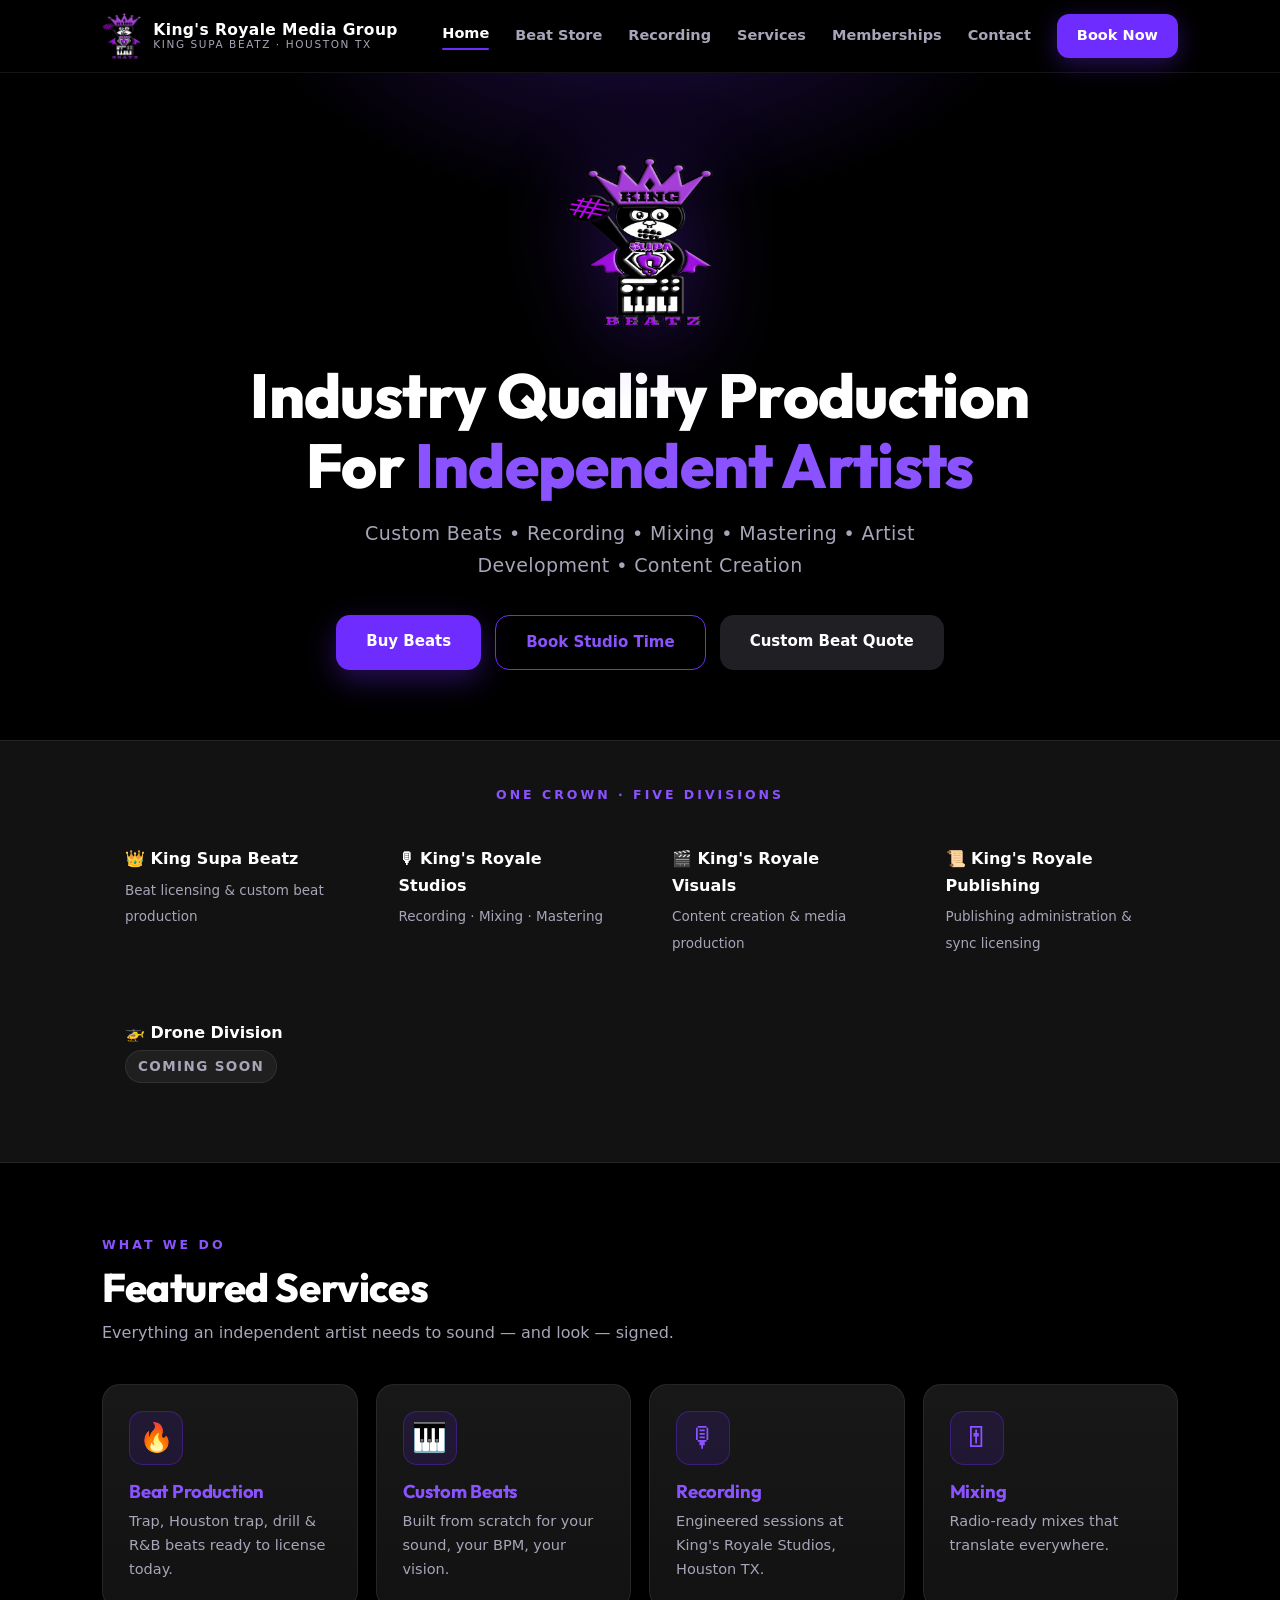
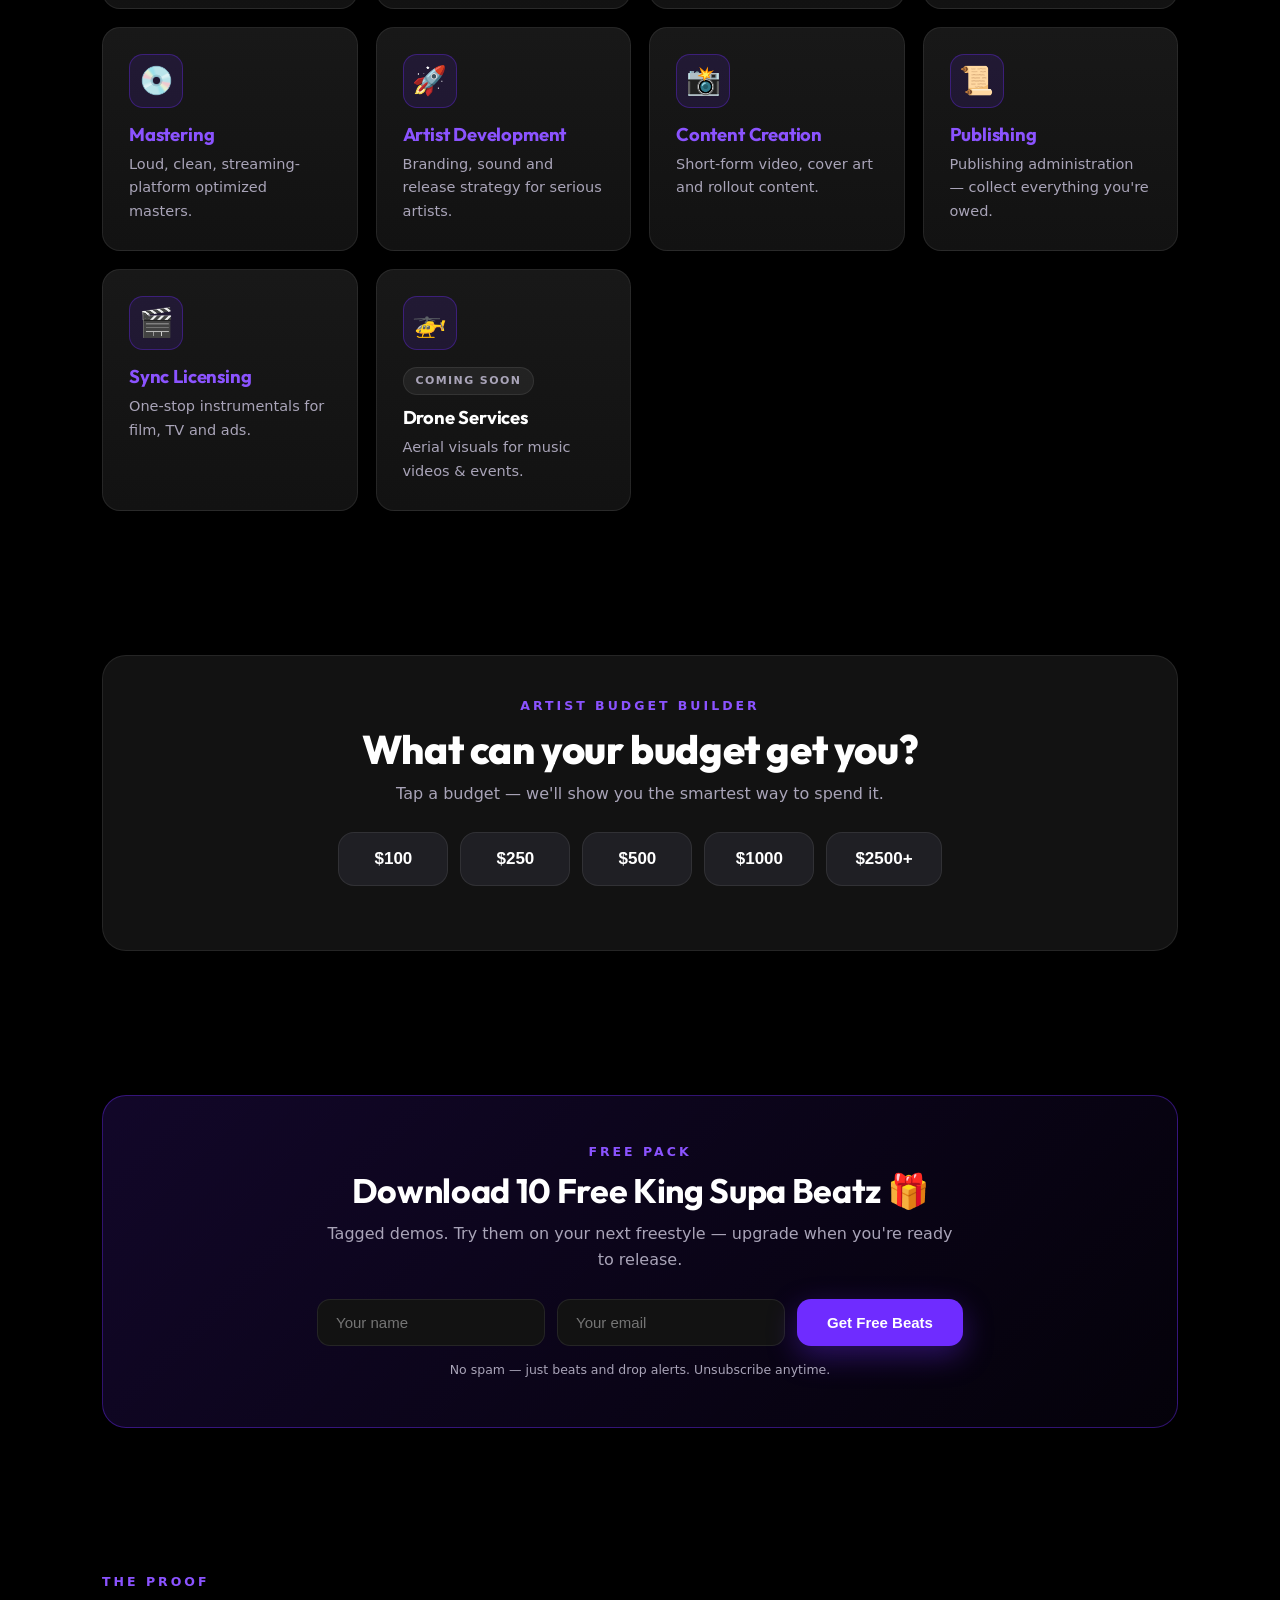
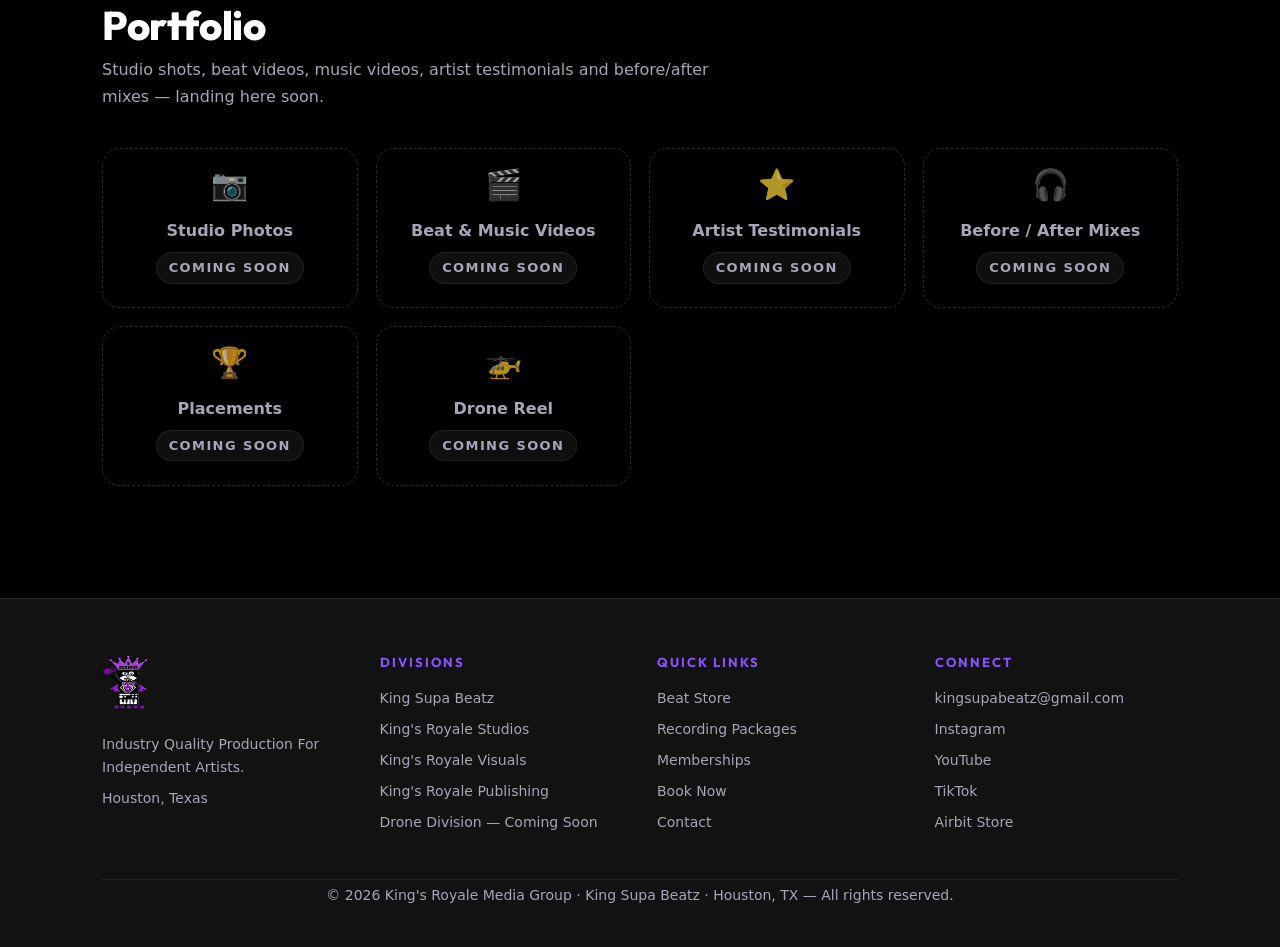
<file: index.html>
<!doctype html>
<html lang="en">
<head>
<meta charset="utf-8">
<meta name="viewport" content="width=device-width, initial-scale=1">
<title>King's Royale Media Group | Houston Music Producer & Recording Studio — King Supa Beatz</title>
<meta name="description" content="Industry quality production for independent artists. Houston music producer King Supa Beatz — custom beats, recording studio, mixing & mastering, artist development and content creation in Houston, Texas.">
<meta name="keywords" content="Houston music producer, Houston recording studio, Houston beat maker, custom beats Houston, mixing and mastering Houston, artist development Houston, independent artist services">
<meta property="og:title" content="King's Royale Media Group — Industry Quality Production For Independent Artists">
<meta property="og:description" content="Custom Beats • Recording • Mixing • Mastering • Artist Development • Content Creation — Houston, TX">
<meta property="og:image" content="assets/logo.png">
<meta property="og:type" content="website">
<link rel="icon" href="assets/favicon.ico">
<link rel="preconnect" href="https://fonts.googleapis.com">
<link href="https://fonts.googleapis.com/css2?family=Outfit:wght@600;700;800&display=swap" rel="stylesheet">
<link rel="stylesheet" href="style.css">
<script type="application/ld+json">
{"@context":"https://schema.org","@type":"ProfessionalService",
"name":"King's Royale Media Group","alternateName":"King Supa Beatz",
"description":"Houston music production company: custom beats, recording, mixing, mastering, artist development, content creation, publishing and sync licensing.",
"email":"kingsupabeatz@gmail.com",
"address":{"@type":"PostalAddress","addressLocality":"Houston","addressRegion":"TX","addressCountry":"US"},
"areaServed":"Houston, Texas",
"sameAs":["https://instagram.com/KingSupaBeatz","https://tiktok.com/@KingSupaBeatz","https://youtube.com/@KingSupaBeatz","https://facebook.com/KingSupaBeatz","https://threads.net/@KingSupaBeatz","https://x.com/KingSupaBeatz","https://airbit.com/kingsupabeatz"]}
</script>
</head>
<body>

<header class="site-header"><div class="wrap">
  <a class="brand" href="index.html"><img src="assets/logo-small.png" alt="King Supa Beatz logo">
    <span class="t"><b>King's Royale Media Group</b><span>King Supa Beatz · Houston TX</span></span></a>
  <button class="burger" aria-label="Menu">☰</button>
  <nav class="nav">
    <a href="index.html" class="active">Home</a>
    <a href="beatstore.html">Beat Store</a>
    <a href="recording.html">Recording</a>
    <a href="services.html">Services</a>
    <a href="memberships.html">Memberships</a>
    <a href="contact.html">Contact</a>
    <a class="cta" href="book.html">Book Now</a>
  </nav>
</div></header>

<!-- ============ HERO ============ -->
<section class="hero">
  <div class="wrap">
    <img class="logo" src="assets/logo.png" alt="King Supa Beatz — Houston music producer">
    <h1>Industry Quality Production For <em>Independent Artists</em></h1>
    <p class="sub">Custom Beats • Recording • Mixing • Mastering • Artist Development • Content Creation</p>
    <div class="ctas">
      <a class="btn" href="beatstore.html">Buy Beats</a>
      <a class="btn ghost" href="book.html">Book Studio Time</a>
      <a class="btn dark" href="mailto:kingsupabeatz@gmail.com?subject=Custom%20Beat%20Quote">Custom Beat Quote</a>
    </div>
  </div>
</section>

<!-- ============ DIVISIONS ============ -->
<section class="divisions" style="padding:44px 0">
  <div class="wrap">
    <p class="eyebrow center" style="text-align:center">One Crown · Five Divisions</p>
    <div class="grid g3" style="margin-top:18px">
      <div class="div-item reveal"><b>👑 King Supa Beatz</b><span>Beat licensing &amp; custom beat production</span></div>
      <div class="div-item reveal"><b>🎙 King's Royale Studios</b><span>Recording · Mixing · Mastering</span></div>
      <div class="div-item reveal"><b>🎬 King's Royale Visuals</b><span>Content creation &amp; media production</span></div>
      <div class="div-item reveal"><b>📜 King's Royale Publishing</b><span>Publishing administration &amp; sync licensing</span></div>
      <div class="div-item reveal"><b>🚁 Drone Division</b><span><span class="badge soon">Coming Soon</span></span></div>
    </div>
  </div>
</section>

<!-- ============ SERVICES ============ -->
<section>
  <div class="wrap">
    <p class="eyebrow">What We Do</p>
    <h2 class="sec-h">Featured Services</h2>
    <p class="sec-sub">Everything an independent artist needs to sound — and look — signed.</p>
    <div class="grid g4">
      <a class="card reveal" href="beatstore.html"><div class="ic">🔥</div><h3>Beat Production</h3><p>Trap, Houston trap, drill &amp; R&B beats ready to license today.</p></a>
      <a class="card reveal" href="mailto:kingsupabeatz@gmail.com?subject=Custom%20Beat"><div class="ic">🎹</div><h3>Custom Beats</h3><p>Built from scratch for your sound, your BPM, your vision.</p></a>
      <a class="card reveal" href="recording.html"><div class="ic">🎙</div><h3>Recording</h3><p>Engineered sessions at King's Royale Studios, Houston TX.</p></a>
      <a class="card reveal" href="recording.html"><div class="ic">🎚</div><h3>Mixing</h3><p>Radio-ready mixes that translate everywhere.</p></a>
      <a class="card reveal" href="recording.html"><div class="ic">💿</div><h3>Mastering</h3><p>Loud, clean, streaming-platform optimized masters.</p></a>
      <a class="card reveal" href="memberships.html"><div class="ic">🚀</div><h3>Artist Development</h3><p>Branding, sound and release strategy for serious artists.</p></a>
      <a class="card reveal" href="services.html"><div class="ic">📸</div><h3>Content Creation</h3><p>Short-form video, cover art and rollout content.</p></a>
      <a class="card reveal" href="services.html"><div class="ic">📜</div><h3>Publishing</h3><p>Publishing administration — collect everything you're owed.</p></a>
      <a class="card reveal" href="services.html"><div class="ic">🎬</div><h3>Sync Licensing</h3><p>One-stop instrumentals for film, TV and ads.</p></a>
      <div class="card reveal"><div class="ic">🚁</div><span class="badge soon">Coming Soon</span><h3>Drone Services</h3><p>Aerial visuals for music videos &amp; events.</p></div>
    </div>
  </div>
</section>

<!-- ============ BUDGET BUILDER ============ -->
<section>
  <div class="wrap">
    <div class="budget reveal center">
      <p class="eyebrow">Artist Budget Builder</p>
      <h2 class="sec-h">What can your budget get you?</h2>
      <p class="sec-sub" style="margin-bottom:0">Tap a budget — we'll show you the smartest way to spend it.</p>
      <div class="budget-btns">
        <button class="budget-btn" data-budget="100">$100</button>
        <button class="budget-btn" data-budget="250">$250</button>
        <button class="budget-btn" data-budget="500">$500</button>
        <button class="budget-btn" data-budget="1000">$1000</button>
        <button class="budget-btn" data-budget="2500">$2500+</button>
      </div>
      <div class="budget-out" id="budget-out"></div>
    </div>
  </div>
</section>

<!-- ============ LEAD MAGNET ============ -->
<section>
  <div class="wrap">
    <div class="lead-box reveal">
      <p class="eyebrow">Free Pack</p>
      <h2>Download 10 Free King Supa Beatz 🎁</h2>
      <p class="sec-sub" style="margin:10px auto 0">Tagged demos. Try them on your next freestyle — upgrade when you're ready to release.</p>
      <form class="lead-form" name="free-beats" method="POST" data-netlify="true" netlify-honeypot="bot-field">
        <input type="hidden" name="form-name" value="free-beats">
        <p hidden><label>Leave blank: <input name="bot-field"></label></p>
        <input type="text" name="name" placeholder="Your name" autocomplete="name">
        <input type="email" name="email" placeholder="Your email" autocomplete="email" required>
        <button class="btn" type="submit">Get Free Beats</button>
      </form>
      <p class="form-note">No spam — just beats and drop alerts. Unsubscribe anytime.</p>
    </div>
  </div>
</section>

<!-- ============ PORTFOLIO (COMING SOON) ============ -->
<section>
  <div class="wrap">
    <p class="eyebrow">The Proof</p>
    <h2 class="sec-h">Portfolio</h2>
    <p class="sec-sub">Studio shots, beat videos, music videos, artist testimonials and before/after mixes — landing here soon.</p>
    <div class="grid g3">
      <div class="ph reveal"><span class="ic">📷</span><b>Studio Photos</b><span class="badge soon">Coming Soon</span></div>
      <div class="ph reveal"><span class="ic">🎬</span><b>Beat &amp; Music Videos</b><span class="badge soon">Coming Soon</span></div>
      <div class="ph reveal"><span class="ic">⭐</span><b>Artist Testimonials</b><span class="badge soon">Coming Soon</span></div>
      <div class="ph reveal"><span class="ic">🎧</span><b>Before / After Mixes</b><span class="badge soon">Coming Soon</span></div>
      <div class="ph reveal"><span class="ic">🏆</span><b>Placements</b><span class="badge soon">Coming Soon</span></div>
      <div class="ph reveal"><span class="ic">🚁</span><b>Drone Reel</b><span class="badge soon">Coming Soon</span></div>
    </div>
  </div>
</section>

<!-- ============ FOOTER ============ -->
<footer class="site-footer"><div class="wrap">
  <div class="foot-grid">
    <div class="foot-brand">
      <img src="assets/logo-small.png" alt="King Supa Beatz">
      <p>Industry Quality Production For Independent Artists.</p>
      <p>Houston, Texas</p>
    </div>
    <div><h4>Divisions</h4>
      <a href="beatstore.html">King Supa Beatz</a>
      <a href="recording.html">King's Royale Studios</a>
      <a href="services.html">King's Royale Visuals</a>
      <a href="services.html">King's Royale Publishing</a>
      <p>Drone Division — Coming Soon</p>
    </div>
    <div><h4>Quick Links</h4>
      <a href="beatstore.html">Beat Store</a>
      <a href="recording.html">Recording Packages</a>
      <a href="memberships.html">Memberships</a>
      <a href="book.html">Book Now</a>
      <a href="contact.html">Contact</a>
    </div>
    <div><h4>Connect</h4>
      <a href="mailto:kingsupabeatz@gmail.com">kingsupabeatz@gmail.com</a>
      <a href="https://instagram.com/KingSupaBeatz" target="_blank" rel="noopener">Instagram</a>
      <a href="https://youtube.com/@KingSupaBeatz" target="_blank" rel="noopener">YouTube</a>
      <a href="https://tiktok.com/@KingSupaBeatz" target="_blank" rel="noopener">TikTok</a>
      <a href="https://airbit.com/kingsupabeatz" target="_blank" rel="noopener">Airbit Store</a>
    </div>
  </div>
  <p class="copy">© <span data-year></span> King's Royale Media Group · King Supa Beatz · Houston, TX — All rights reserved.</p>
</div></footer>

<script src="script.js"></script>
</body>
</html>
</file>
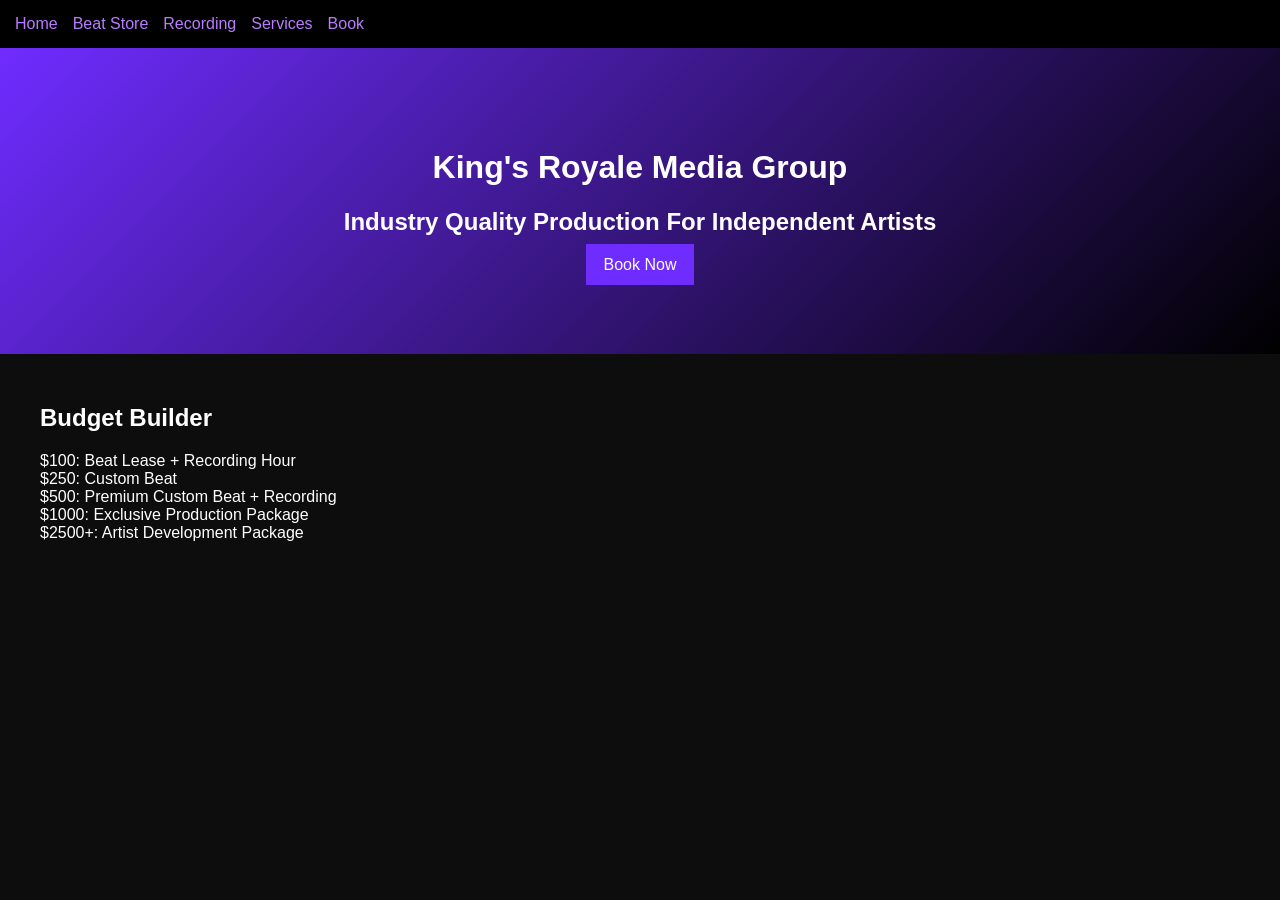
<file: Kings_Royale_Premium_Site/index.html>
<html><head><link rel='stylesheet' href='style.css'></head><body><nav><a href='index.html'>Home</a><a href='beatstore.html'>Beat Store</a><a href='recording.html'>Recording</a><a href='services.html'>Services</a><a href='book.html'>Book</a></nav><div class='hero'><h1>King's Royale Media Group</h1><h2>Industry Quality Production For Independent Artists</h2><a class='btn' href='https://calendly.com/kingsupabeatz'>Book Now</a></div><div class='container'><h2>Budget Builder</h2><p>$100: Beat Lease + Recording Hour<br>$250: Custom Beat<br>$500: Premium Custom Beat + Recording<br>$1000: Exclusive Production Package<br>$2500+: Artist Development Package</p></div></body></html>
</file>
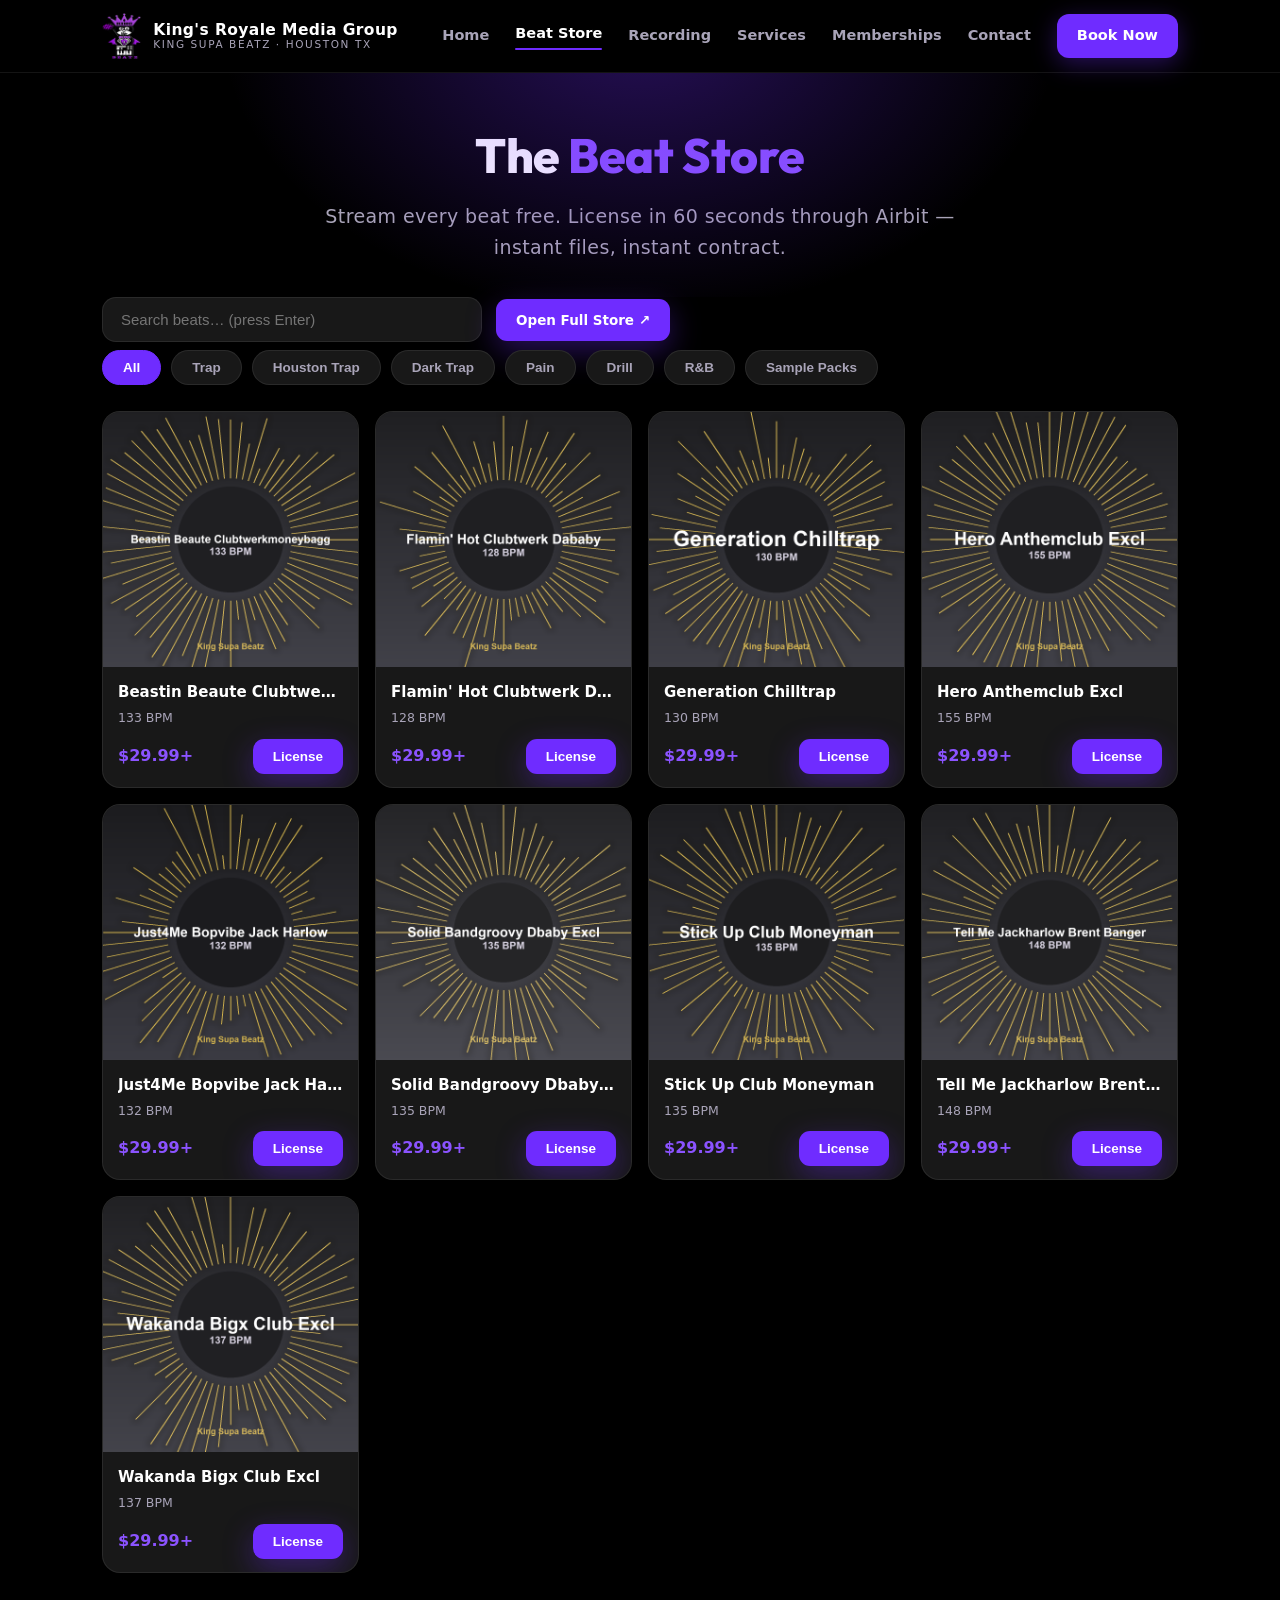
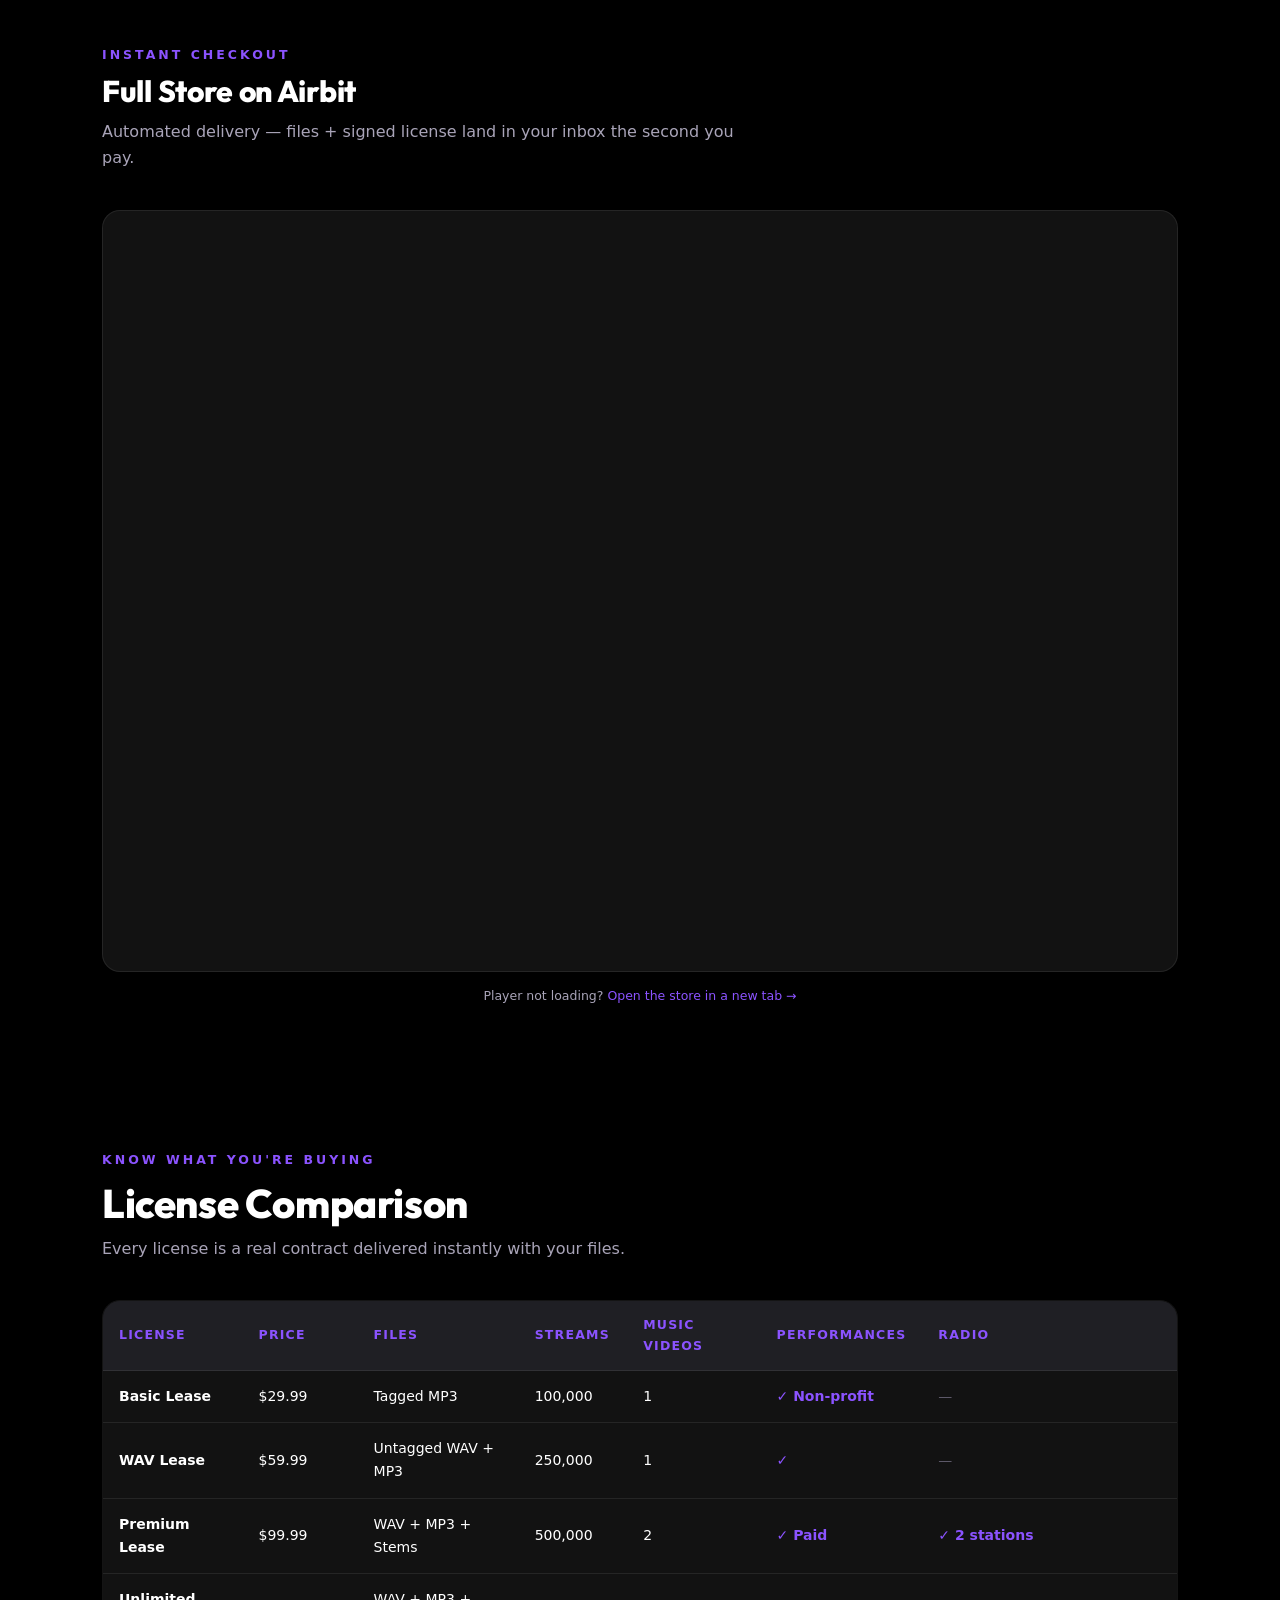
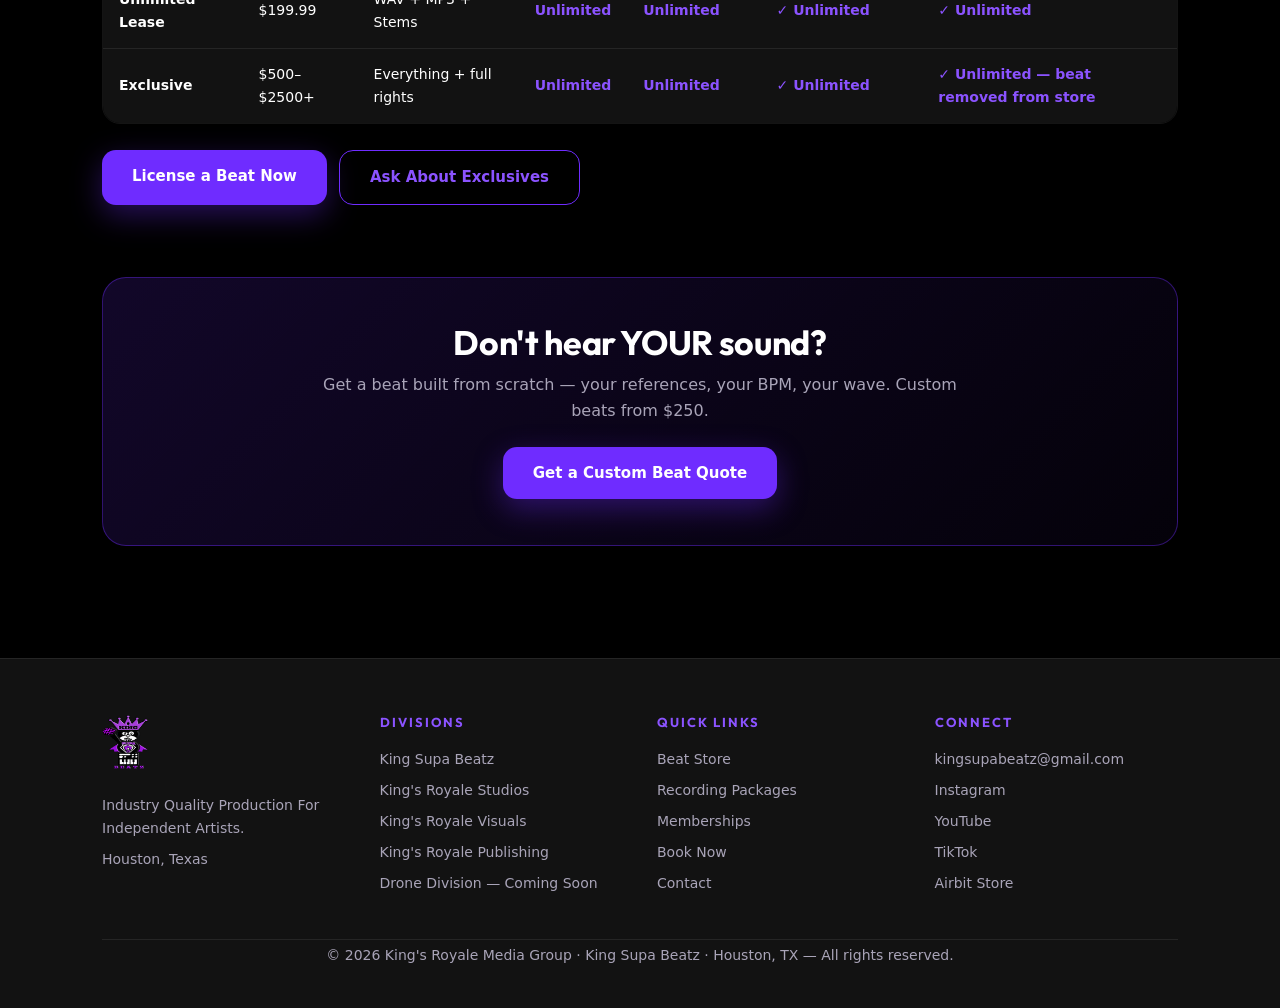
<file: beatstore.html>
<!doctype html>
<html lang="en">
<head>
<meta charset="utf-8">
<meta name="viewport" content="width=device-width, initial-scale=1">
<title>Beat Store | Buy Trap & R&B Beats — King Supa Beatz | Houston Beat Maker</title>
<meta name="description" content="Buy beats online from Houston beat maker King Supa Beatz. Trap, Houston trap, dark trap, pain, drill, R&B beats and sample packs. Leases from $29.99, exclusives available.">
<meta name="keywords" content="Houston beat maker, buy beats Houston, custom beats Houston, trap beats, drill beats, R&B beats">
<meta property="og:title" content="King Supa Beatz — Beat Store">
<meta property="og:image" content="assets/logo.png">
<link rel="icon" href="assets/favicon.ico">
<link rel="preconnect" href="https://fonts.googleapis.com">
<link href="https://fonts.googleapis.com/css2?family=Outfit:wght@600;700;800&display=swap" rel="stylesheet">
<link rel="stylesheet" href="style.css">
</head>
<body>

<header class="site-header"><div class="wrap">
  <a class="brand" href="index.html"><img src="assets/logo-small.png" alt="King Supa Beatz logo">
    <span class="t"><b>King's Royale Media Group</b><span>King Supa Beatz · Houston TX</span></span></a>
  <button class="burger" aria-label="Menu">☰</button>
  <nav class="nav">
    <a href="index.html">Home</a>
    <a href="beatstore.html" class="active">Beat Store</a>
    <a href="recording.html">Recording</a>
    <a href="services.html">Services</a>
    <a href="memberships.html">Memberships</a>
    <a href="contact.html">Contact</a>
    <a class="cta" href="book.html">Book Now</a>
  </nav>
</div></header>

<section class="hero" style="padding:56px 0 34px">
  <div class="wrap">
    <h1 style="font-size:clamp(30px,5vw,48px)">The <em>Beat Store</em></h1>
    <p class="sub">Stream every beat free. License in 60 seconds through Airbit — instant files, instant contract.</p>
  </div>
</section>

<section style="padding-top:0">
  <div class="wrap">
    <div style="display:flex;gap:14px;flex-wrap:wrap;align-items:center;margin-bottom:6px">
      <input class="search" id="store-search" type="search" placeholder="Search beats… (press Enter)">
      <a class="btn sm" href="https://airbit.com/kingsupabeatz" target="_blank" rel="noopener">Open Full Store ↗</a>
    </div>
    <div class="chips">
      <button class="chip on" data-cat="">All</button>
      <button class="chip" data-cat="trap">Trap</button>
      <button class="chip" data-cat="houston trap">Houston Trap</button>
      <button class="chip" data-cat="dark trap">Dark Trap</button>
      <button class="chip" data-cat="pain">Pain</button>
      <button class="chip" data-cat="drill">Drill</button>
      <button class="chip" data-cat="rnb">R&B</button>
      <button class="chip" data-cat="sample pack">Sample Packs</button>
    </div>

    <!-- ====== STREAM THE CATALOG (auto-generated by `python -m beatlabel store`) ====== -->
    <div id="catalog-empty" style="display:none" class="form-note">Catalog updating — stream everything on
      <a href="https://airbit.com/kingsupabeatz" target="_blank" rel="noopener">Airbit</a> meanwhile.</div>
    <div class="beat-grid" id="catalog-grid"></div>
  </div>
</section>

<section style="padding-top:0">
  <div class="wrap">
    <p class="eyebrow">Instant Checkout</p>
    <h2 class="sec-h" style="font-size:clamp(22px,3vw,30px)">Full Store on Airbit</h2>
    <p class="sec-sub">Automated delivery — files + signed license land in your inbox the second you pay.</p>
    <!-- Airbit store embed. For the official player widget: Airbit Dashboard →
         Infinity Store → Embed, then replace this iframe with the snippet. -->
    <div class="embed reveal">
      <iframe id="airbit-frame" src="https://airbit.com/kingsupabeatz" height="760"
              title="King Supa Beatz Airbit beat store" loading="lazy"></iframe>
    </div>
    <p class="form-note" style="text-align:center">Player not loading? <a href="https://airbit.com/kingsupabeatz" target="_blank" rel="noopener">Open the store in a new tab →</a></p>
  </div>
</section>

<!-- ============ LICENSING ============ -->
<section>
  <div class="wrap">
    <p class="eyebrow">Know What You're Buying</p>
    <h2 class="sec-h">License Comparison</h2>
    <p class="sec-sub">Every license is a real contract delivered instantly with your files.</p>
    <div class="tbl-wrap reveal">
      <table>
        <tr><th>License</th><th>Price</th><th>Files</th><th>Streams</th><th>Music Videos</th><th>Performances</th><th>Radio</th></tr>
        <tr><td>Basic Lease</td><td>$29.99</td><td>Tagged MP3</td><td>100,000</td><td>1</td><td class="yes">✓ Non-profit</td><td class="no">—</td></tr>
        <tr><td>WAV Lease</td><td>$59.99</td><td>Untagged WAV + MP3</td><td>250,000</td><td>1</td><td class="yes">✓</td><td class="no">—</td></tr>
        <tr><td>Premium Lease</td><td>$99.99</td><td>WAV + MP3 + Stems</td><td>500,000</td><td>2</td><td class="yes">✓ Paid</td><td class="yes">✓ 2 stations</td></tr>
        <tr><td>Unlimited Lease</td><td>$199.99</td><td>WAV + MP3 + Stems</td><td class="yes">Unlimited</td><td class="yes">Unlimited</td><td class="yes">✓ Unlimited</td><td class="yes">✓ Unlimited</td></tr>
        <tr><td>Exclusive</td><td>$500–$2500+</td><td>Everything + full rights</td><td class="yes">Unlimited</td><td class="yes">Unlimited</td><td class="yes">✓ Unlimited</td><td class="yes">✓ Unlimited — beat removed from store</td></tr>
      </table>
    </div>
    <div class="ctas" style="display:flex;gap:12px;flex-wrap:wrap;margin-top:26px">
      <a class="btn" href="https://airbit.com/kingsupabeatz" target="_blank" rel="noopener">License a Beat Now</a>
      <a class="btn ghost" href="mailto:kingsupabeatz@gmail.com?subject=Exclusive%20Beat%20Inquiry">Ask About Exclusives</a>
    </div>
  </div>
</section>

<!-- ============ CUSTOM CTA ============ -->
<section style="padding-top:0">
  <div class="wrap">
    <div class="lead-box reveal">
      <h2>Don't hear YOUR sound?</h2>
      <p class="sec-sub" style="margin:10px auto 0">Get a beat built from scratch — your references, your BPM, your wave. Custom beats from $250.</p>
      <div style="margin-top:22px"><a class="btn" href="mailto:kingsupabeatz@gmail.com?subject=Custom%20Beat%20Quote">Get a Custom Beat Quote</a></div>
    </div>
  </div>
</section>

<footer class="site-footer"><div class="wrap">
  <div class="foot-grid">
    <div class="foot-brand"><img src="assets/logo-small.png" alt="King Supa Beatz"><p>Industry Quality Production For Independent Artists.</p><p>Houston, Texas</p></div>
    <div><h4>Divisions</h4><a href="beatstore.html">King Supa Beatz</a><a href="recording.html">King's Royale Studios</a><a href="services.html">King's Royale Visuals</a><a href="services.html">King's Royale Publishing</a><p>Drone Division — Coming Soon</p></div>
    <div><h4>Quick Links</h4><a href="beatstore.html">Beat Store</a><a href="recording.html">Recording Packages</a><a href="memberships.html">Memberships</a><a href="book.html">Book Now</a><a href="contact.html">Contact</a></div>
    <div><h4>Connect</h4><a href="mailto:kingsupabeatz@gmail.com">kingsupabeatz@gmail.com</a><a href="https://instagram.com/KingSupaBeatz" target="_blank" rel="noopener">Instagram</a><a href="https://youtube.com/@KingSupaBeatz" target="_blank" rel="noopener">YouTube</a><a href="https://tiktok.com/@KingSupaBeatz" target="_blank" rel="noopener">TikTok</a><a href="https://airbit.com/kingsupabeatz" target="_blank" rel="noopener">Airbit Store</a></div>
  </div>
  <p class="copy">© <span data-year></span> King's Royale Media Group · King Supa Beatz · Houston, TX — All rights reserved.</p>
</div></footer>

<!-- ====== sticky beat player ====== -->
<div class="playerbar" id="playerbar">
  <div class="wrap pb-row">
    <img id="pb-cover" src="assets/logo-small.png" alt="">
    <div class="pb-meta"><b id="pb-title"></b><span id="pb-sub"></span></div>
    <button class="pb-btn" id="pb-prev" aria-label="Previous">⏮</button>
    <button class="pb-btn big" id="pb-play" aria-label="Play / pause">▶</button>
    <button class="pb-btn" id="pb-next" aria-label="Next">⏭</button>
    <canvas id="pb-wave" height="48"></canvas>
    <button class="btn sm" id="pb-license">License</button>
  </div>
</div>

<!-- ====== license modal ====== -->
<div class="modal" id="lic-modal">
  <div class="sheet">
    <button class="x" id="lic-close" aria-label="Close">✕</button>
    <h3 id="lic-title"></h3>
    <p class="form-note" id="lic-sub" style="margin:2px 0 16px;text-align:left"></p>
    <div id="lic-tiers"></div>
    <div class="lic-acts">
      <a class="btn sm" id="lic-airbit" target="_blank" rel="noopener">Buy on Airbit ↗</a>
      <a class="btn sm" id="lic-cash" target="_blank" rel="noopener" style="background:#00d632;color:#000">Cash App</a>
      <a class="btn sm ghost" id="lic-email">Email Order</a>
    </div>
    <p class="form-note" style="text-align:left;margin-top:14px">Airbit = instant files + license agreement.
      Cash App / email = direct deal — files + signed license sent same day.</p>
  </div>
</div>

<script src="beats-data.js"></script>
<script src="script.js"></script>
</body>
</html>
</file>
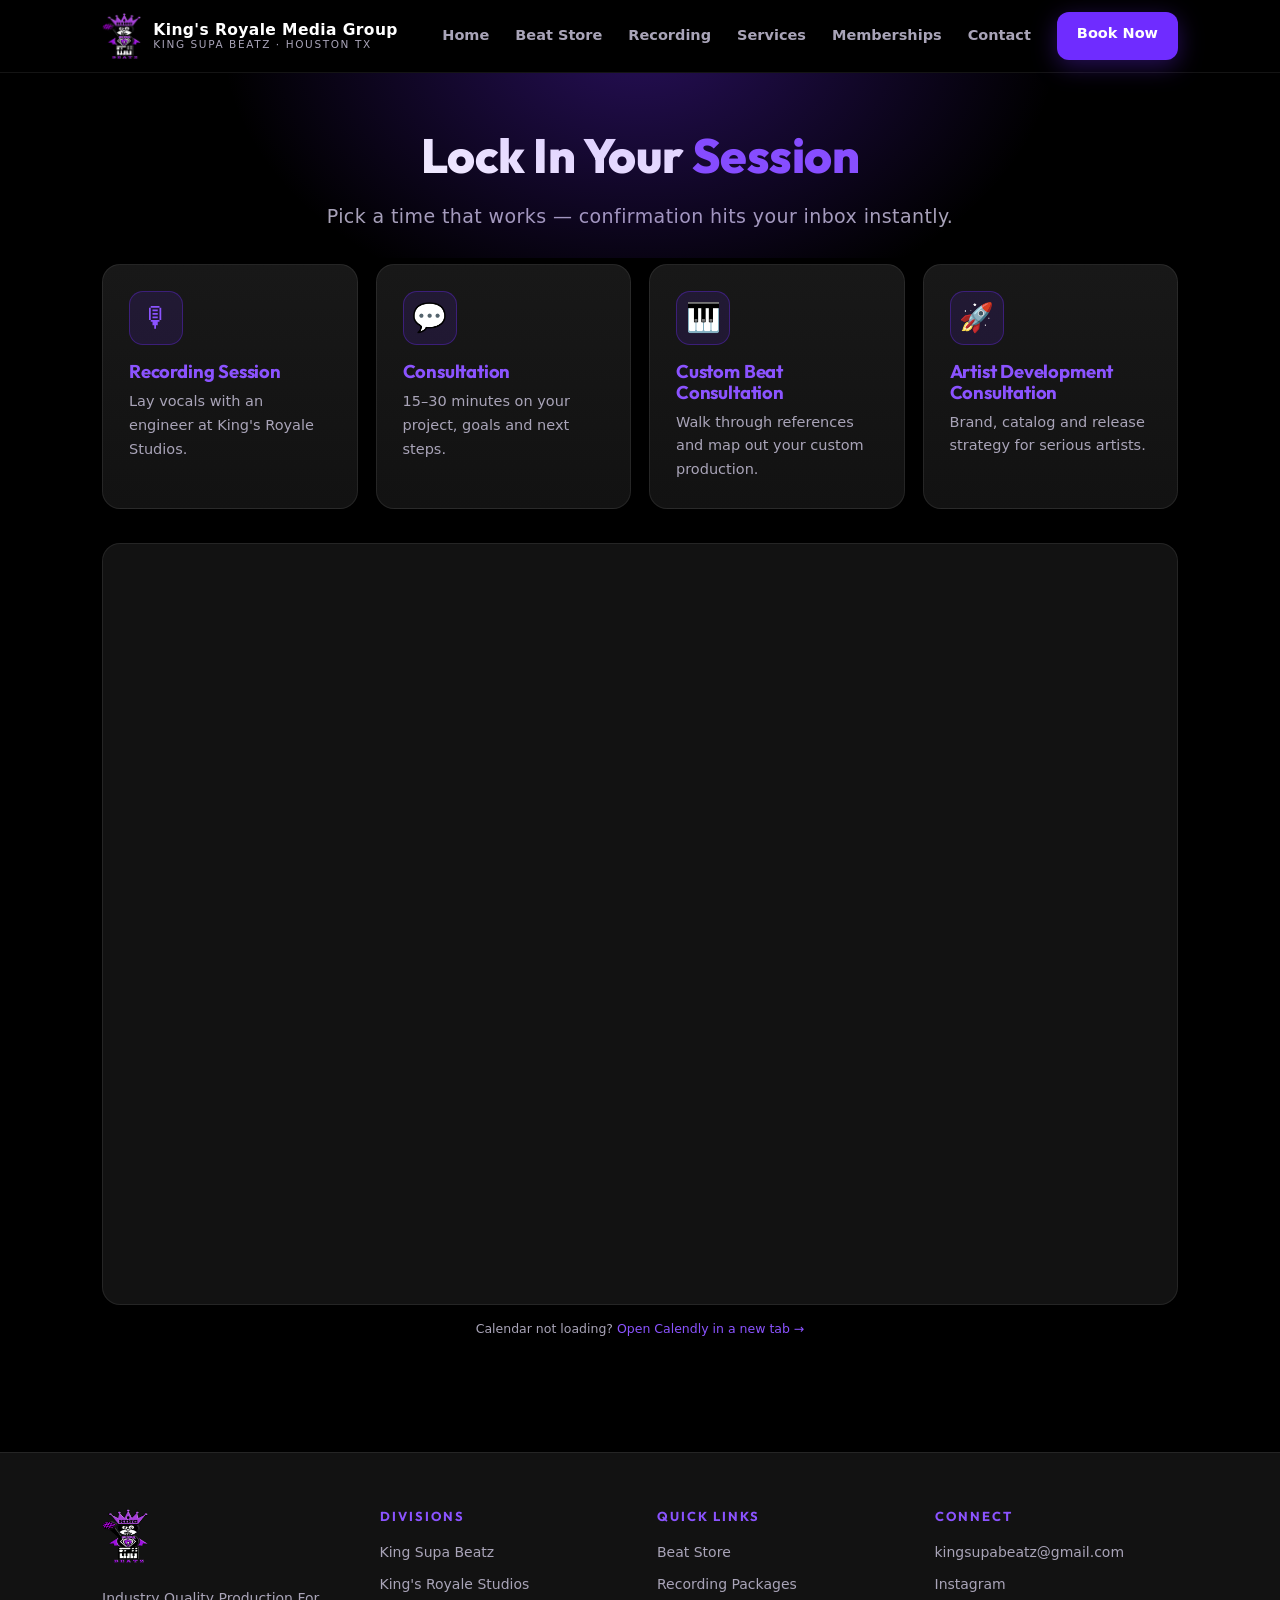
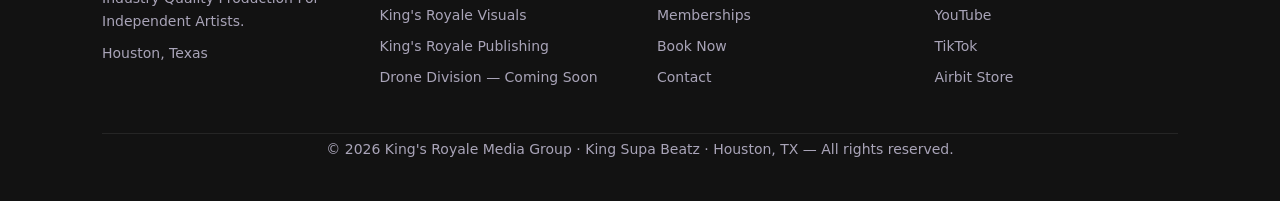
<file: book.html>
<!doctype html>
<html lang="en">
<head>
<meta charset="utf-8">
<meta name="viewport" content="width=device-width, initial-scale=1">
<title>Book Now | Studio Time & Consultations — King's Royale Media Group Houston</title>
<meta name="description" content="Book recording sessions, custom beat consultations and artist development consultations in Houston, TX. Real-time online booking with King Supa Beatz.">
<meta name="keywords" content="book recording studio Houston, studio time Houston, music producer consultation Houston">
<meta property="og:title" content="Book Studio Time — King's Royale Media Group">
<meta property="og:image" content="assets/logo.png">
<link rel="icon" href="assets/favicon.ico">
<link rel="preconnect" href="https://fonts.googleapis.com">
<link href="https://fonts.googleapis.com/css2?family=Outfit:wght@600;700;800&display=swap" rel="stylesheet">
<link rel="stylesheet" href="style.css">
</head>
<body>

<header class="site-header"><div class="wrap">
  <a class="brand" href="index.html"><img src="assets/logo-small.png" alt="King Supa Beatz logo">
    <span class="t"><b>King's Royale Media Group</b><span>King Supa Beatz · Houston TX</span></span></a>
  <button class="burger" aria-label="Menu">☰</button>
  <nav class="nav">
    <a href="index.html">Home</a>
    <a href="beatstore.html">Beat Store</a>
    <a href="recording.html">Recording</a>
    <a href="services.html">Services</a>
    <a href="memberships.html">Memberships</a>
    <a href="contact.html">Contact</a>
    <a class="cta active" href="book.html">Book Now</a>
  </nav>
</div></header>

<section class="hero" style="padding:56px 0 26px">
  <div class="wrap">
    <h1 style="font-size:clamp(30px,5vw,48px)">Lock In Your <em>Session</em></h1>
    <p class="sub">Pick a time that works — confirmation hits your inbox instantly.</p>
  </div>
</section>

<section style="padding-top:6px">
  <div class="wrap">
    <div class="grid g4" style="margin-bottom:34px">
      <a class="card reveal" href="https://calendly.com/kingsupabeatz" target="_blank" rel="noopener">
        <div class="ic">🎙</div><h3>Recording Session</h3><p>Lay vocals with an engineer at King's Royale Studios.</p></a>
      <a class="card reveal" href="https://calendly.com/kingsupabeatz" target="_blank" rel="noopener">
        <div class="ic">💬</div><h3>Consultation</h3><p>15–30 minutes on your project, goals and next steps.</p></a>
      <a class="card reveal" href="https://calendly.com/kingsupabeatz" target="_blank" rel="noopener">
        <div class="ic">🎹</div><h3>Custom Beat Consultation</h3><p>Walk through references and map out your custom production.</p></a>
      <a class="card reveal" href="https://calendly.com/kingsupabeatz" target="_blank" rel="noopener">
        <div class="ic">🚀</div><h3>Artist Development Consultation</h3><p>Brand, catalog and release strategy for serious artists.</p></a>
    </div>

    <!-- Calendly inline embed -->
    <div class="embed reveal">
      <div class="calendly-inline-widget" data-url="https://calendly.com/kingsupabeatz?hide_gdpr_banner=1&background_color=121212&text_color=ffffff&primary_color=6f2cff"
           style="min-width:320px;height:760px;"></div>
      <script src="https://assets.calendly.com/assets/external/widget.js" async></script>
    </div>
    <p class="form-note" style="text-align:center">Calendar not loading?
      <a href="https://calendly.com/kingsupabeatz" target="_blank" rel="noopener">Open Calendly in a new tab →</a></p>
  </div>
</section>

<footer class="site-footer"><div class="wrap">
  <div class="foot-grid">
    <div class="foot-brand"><img src="assets/logo-small.png" alt="King Supa Beatz"><p>Industry Quality Production For Independent Artists.</p><p>Houston, Texas</p></div>
    <div><h4>Divisions</h4><a href="beatstore.html">King Supa Beatz</a><a href="recording.html">King's Royale Studios</a><a href="services.html">King's Royale Visuals</a><a href="services.html">King's Royale Publishing</a><p>Drone Division — Coming Soon</p></div>
    <div><h4>Quick Links</h4><a href="beatstore.html">Beat Store</a><a href="recording.html">Recording Packages</a><a href="memberships.html">Memberships</a><a href="book.html">Book Now</a><a href="contact.html">Contact</a></div>
    <div><h4>Connect</h4><a href="mailto:kingsupabeatz@gmail.com">kingsupabeatz@gmail.com</a><a href="https://instagram.com/KingSupaBeatz" target="_blank" rel="noopener">Instagram</a><a href="https://youtube.com/@KingSupaBeatz" target="_blank" rel="noopener">YouTube</a><a href="https://tiktok.com/@KingSupaBeatz" target="_blank" rel="noopener">TikTok</a><a href="https://airbit.com/kingsupabeatz" target="_blank" rel="noopener">Airbit Store</a></div>
  </div>
  <p class="copy">© <span data-year></span> King's Royale Media Group · King Supa Beatz · Houston, TX — All rights reserved.</p>
</div></footer>

<script src="script.js"></script>
</body>
</html>
</file>
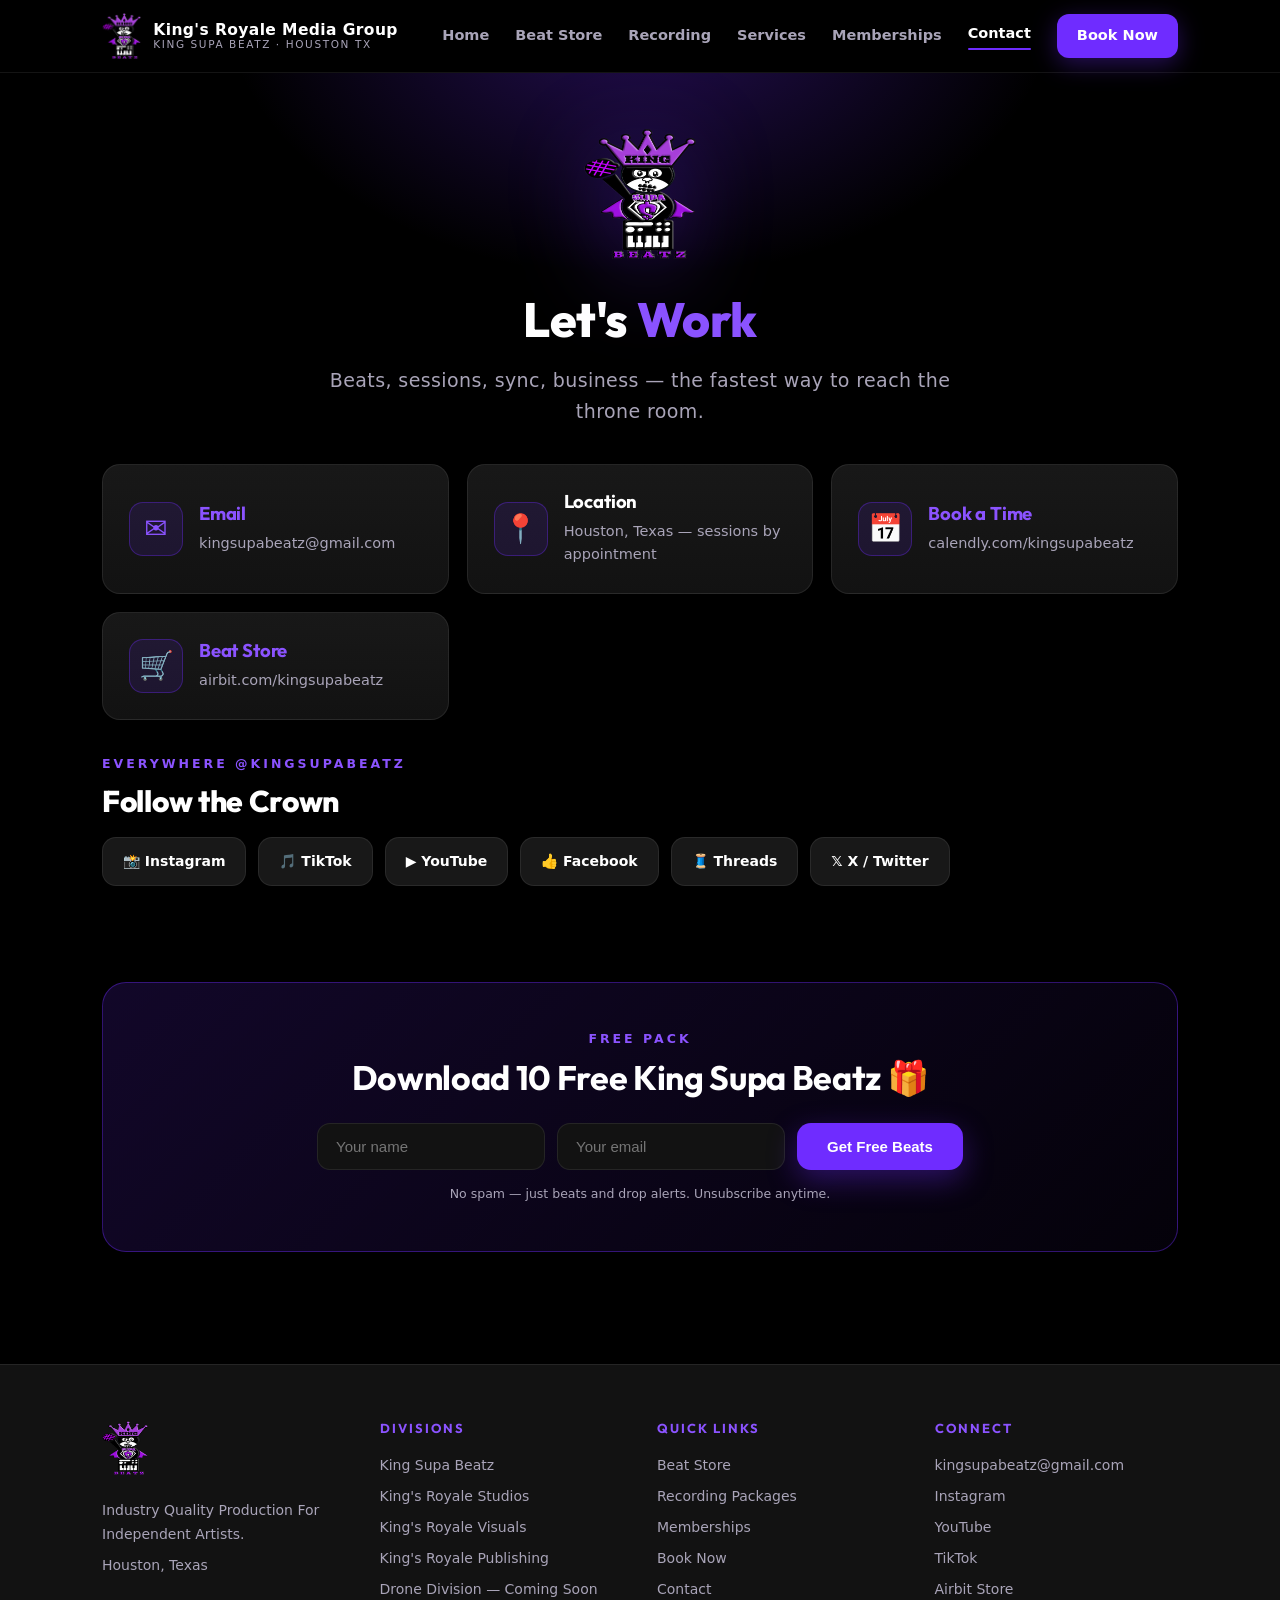
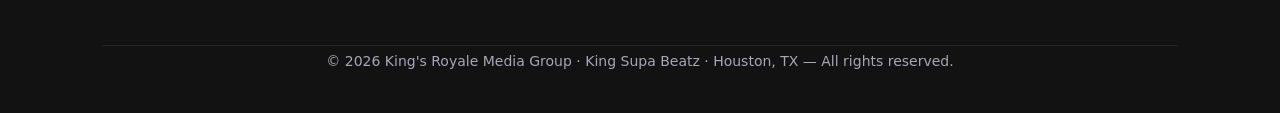
<file: contact.html>
<!doctype html>
<html lang="en">
<head>
<meta charset="utf-8">
<meta name="viewport" content="width=device-width, initial-scale=1">
<title>Contact | King's Royale Media Group — Houston Music Producer King Supa Beatz</title>
<meta name="description" content="Contact Houston music producer King Supa Beatz. Email kingsupabeatz@gmail.com for beats, recording sessions, mixing, mastering and sync licensing. Based in Houston, Texas.">
<meta name="keywords" content="contact Houston music producer, Houston beat maker contact, King Supa Beatz">
<meta property="og:title" content="Contact King's Royale Media Group">
<meta property="og:image" content="assets/logo.png">
<link rel="icon" href="assets/favicon.ico">
<link rel="preconnect" href="https://fonts.googleapis.com">
<link href="https://fonts.googleapis.com/css2?family=Outfit:wght@600;700;800&display=swap" rel="stylesheet">
<link rel="stylesheet" href="style.css">
</head>
<body>

<header class="site-header"><div class="wrap">
  <a class="brand" href="index.html"><img src="assets/logo-small.png" alt="King Supa Beatz logo">
    <span class="t"><b>King's Royale Media Group</b><span>King Supa Beatz · Houston TX</span></span></a>
  <button class="burger" aria-label="Menu">☰</button>
  <nav class="nav">
    <a href="index.html">Home</a>
    <a href="beatstore.html">Beat Store</a>
    <a href="recording.html">Recording</a>
    <a href="services.html">Services</a>
    <a href="memberships.html">Memberships</a>
    <a href="contact.html" class="active">Contact</a>
    <a class="cta" href="book.html">Book Now</a>
  </nav>
</div></header>

<section class="hero" style="padding:56px 0 26px">
  <div class="wrap">
    <img class="logo" src="assets/logo.png" alt="King Supa Beatz logo" style="height:130px">
    <h1 style="font-size:clamp(30px,5vw,48px)">Let's <em>Work</em></h1>
    <p class="sub">Beats, sessions, sync, business — the fastest way to reach the throne room.</p>
  </div>
</section>

<section style="padding-top:10px">
  <div class="wrap">
    <div class="grid g2" style="margin-bottom:34px">
      <a class="card contact-card reveal" href="mailto:kingsupabeatz@gmail.com">
        <div class="ic">✉️</div>
        <div><h3>Email</h3><p>kingsupabeatz@gmail.com</p></div>
      </a>
      <div class="card contact-card reveal">
        <div class="ic">📍</div>
        <div><h3>Location</h3><p>Houston, Texas — sessions by appointment</p></div>
      </div>
      <a class="card contact-card reveal" href="https://calendly.com/kingsupabeatz" target="_blank" rel="noopener">
        <div class="ic">📅</div>
        <div><h3>Book a Time</h3><p>calendly.com/kingsupabeatz</p></div>
      </a>
      <a class="card contact-card reveal" href="https://airbit.com/kingsupabeatz" target="_blank" rel="noopener">
        <div class="ic">🛒</div>
        <div><h3>Beat Store</h3><p>airbit.com/kingsupabeatz</p></div>
      </a>
    </div>

    <p class="eyebrow">Everywhere @KingSupaBeatz</p>
    <h2 class="sec-h" style="font-size:clamp(22px,3vw,30px)">Follow the Crown</h2>
    <div class="socials" style="margin-top:18px">
      <a class="soc reveal" href="https://instagram.com/KingSupaBeatz" target="_blank" rel="noopener">📸 Instagram</a>
      <a class="soc reveal" href="https://tiktok.com/@KingSupaBeatz" target="_blank" rel="noopener">🎵 TikTok</a>
      <a class="soc reveal" href="https://youtube.com/@KingSupaBeatz" target="_blank" rel="noopener">▶️ YouTube</a>
      <a class="soc reveal" href="https://facebook.com/KingSupaBeatz" target="_blank" rel="noopener">👍 Facebook</a>
      <a class="soc reveal" href="https://threads.net/@KingSupaBeatz" target="_blank" rel="noopener">🧵 Threads</a>
      <a class="soc reveal" href="https://x.com/KingSupaBeatz" target="_blank" rel="noopener">𝕏 X / Twitter</a>
    </div>
  </div>
</section>

<section style="padding-top:24px">
  <div class="wrap">
    <div class="lead-box reveal">
      <p class="eyebrow">Free Pack</p>
      <h2>Download 10 Free King Supa Beatz 🎁</h2>
      <form class="lead-form" name="free-beats" method="POST" data-netlify="true" netlify-honeypot="bot-field">
        <input type="hidden" name="form-name" value="free-beats">
        <p hidden><label>Leave blank: <input name="bot-field"></label></p>
        <input type="text" name="name" placeholder="Your name" autocomplete="name">
        <input type="email" name="email" placeholder="Your email" autocomplete="email" required>
        <button class="btn" type="submit">Get Free Beats</button>
      </form>
      <p class="form-note">No spam — just beats and drop alerts. Unsubscribe anytime.</p>
    </div>
  </div>
</section>

<footer class="site-footer"><div class="wrap">
  <div class="foot-grid">
    <div class="foot-brand"><img src="assets/logo-small.png" alt="King Supa Beatz"><p>Industry Quality Production For Independent Artists.</p><p>Houston, Texas</p></div>
    <div><h4>Divisions</h4><a href="beatstore.html">King Supa Beatz</a><a href="recording.html">King's Royale Studios</a><a href="services.html">King's Royale Visuals</a><a href="services.html">King's Royale Publishing</a><p>Drone Division — Coming Soon</p></div>
    <div><h4>Quick Links</h4><a href="beatstore.html">Beat Store</a><a href="recording.html">Recording Packages</a><a href="memberships.html">Memberships</a><a href="book.html">Book Now</a><a href="contact.html">Contact</a></div>
    <div><h4>Connect</h4><a href="mailto:kingsupabeatz@gmail.com">kingsupabeatz@gmail.com</a><a href="https://instagram.com/KingSupaBeatz" target="_blank" rel="noopener">Instagram</a><a href="https://youtube.com/@KingSupaBeatz" target="_blank" rel="noopener">YouTube</a><a href="https://tiktok.com/@KingSupaBeatz" target="_blank" rel="noopener">TikTok</a><a href="https://airbit.com/kingsupabeatz" target="_blank" rel="noopener">Airbit Store</a></div>
  </div>
  <p class="copy">© <span data-year></span> King's Royale Media Group · King Supa Beatz · Houston, TX — All rights reserved.</p>
</div></footer>

<script src="script.js"></script>
</body>
</html>
</file>
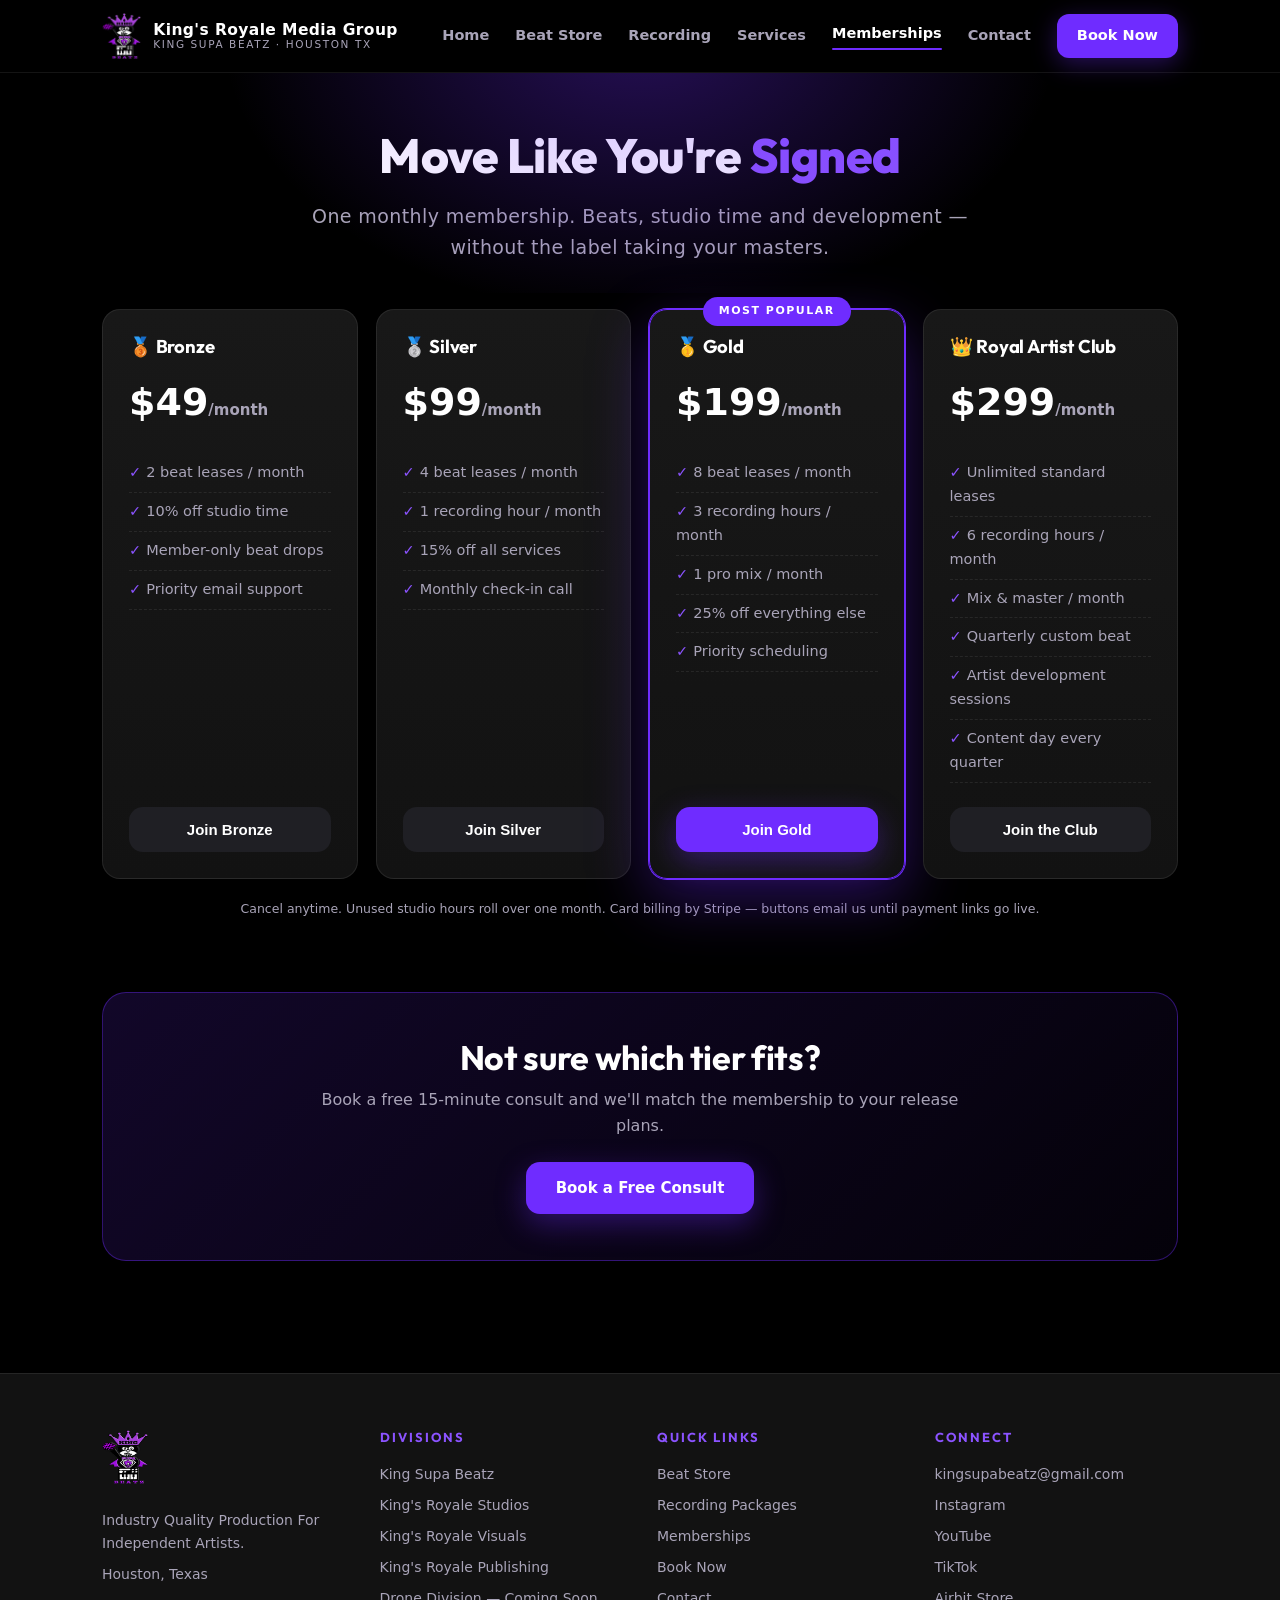
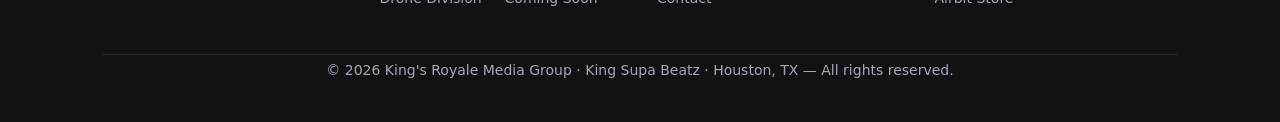
<file: memberships.html>
<!doctype html>
<html lang="en">
<head>
<meta charset="utf-8">
<meta name="viewport" content="width=device-width, initial-scale=1">
<title>Artist Memberships | Monthly Beats + Studio Time — King's Royale Media Group</title>
<meta name="description" content="Monthly artist memberships in Houston: beat leases, studio hours, mixing, artist development and priority booking. Bronze $49 to Royal Artist Club $299/month.">
<meta name="keywords" content="artist membership, monthly beats subscription, Houston recording studio membership, artist development Houston">
<meta property="og:title" content="King's Royale Memberships — Run Your Career Like a Label">
<meta property="og:image" content="assets/logo.png">
<link rel="icon" href="assets/favicon.ico">
<link rel="preconnect" href="https://fonts.googleapis.com">
<link href="https://fonts.googleapis.com/css2?family=Outfit:wght@600;700;800&display=swap" rel="stylesheet">
<link rel="stylesheet" href="style.css">
</head>
<body>

<header class="site-header"><div class="wrap">
  <a class="brand" href="index.html"><img src="assets/logo-small.png" alt="King Supa Beatz logo">
    <span class="t"><b>King's Royale Media Group</b><span>King Supa Beatz · Houston TX</span></span></a>
  <button class="burger" aria-label="Menu">☰</button>
  <nav class="nav">
    <a href="index.html">Home</a>
    <a href="beatstore.html">Beat Store</a>
    <a href="recording.html">Recording</a>
    <a href="services.html">Services</a>
    <a href="memberships.html" class="active">Memberships</a>
    <a href="contact.html">Contact</a>
    <a class="cta" href="book.html">Book Now</a>
  </nav>
</div></header>

<section class="hero" style="padding:56px 0 30px">
  <div class="wrap">
    <h1 style="font-size:clamp(30px,5vw,48px)">Move Like You're <em>Signed</em></h1>
    <p class="sub">One monthly membership. Beats, studio time and development — without the label taking your masters.</p>
  </div>
</section>

<section style="padding-top:16px">
  <div class="wrap">
    <div class="grid g4">

      <div class="card price-card reveal">
        <h3>🥉 Bronze</h3>
        <div class="amount">$49<small>/month</small></div>
        <ul>
          <li>2 beat leases / month</li>
          <li>10% off studio time</li>
          <li>Member-only beat drops</li>
          <li>Priority email support</li>
        </ul>
        <button class="btn block dark" data-stripe="" data-item="Bronze Membership ($49/mo)">Join Bronze</button>
      </div>

      <div class="card price-card reveal">
        <h3>🥈 Silver</h3>
        <div class="amount">$99<small>/month</small></div>
        <ul>
          <li>4 beat leases / month</li>
          <li>1 recording hour / month</li>
          <li>15% off all services</li>
          <li>Monthly check-in call</li>
        </ul>
        <button class="btn block dark" data-stripe="" data-item="Silver Membership ($99/mo)">Join Silver</button>
      </div>

      <div class="card price-card featured reveal">
        <span class="tag">Most Popular</span>
        <h3>🥇 Gold</h3>
        <div class="amount">$199<small>/month</small></div>
        <ul>
          <li>8 beat leases / month</li>
          <li>3 recording hours / month</li>
          <li>1 pro mix / month</li>
          <li>25% off everything else</li>
          <li>Priority scheduling</li>
        </ul>
        <button class="btn block" data-stripe="" data-item="Gold Membership ($199/mo)">Join Gold</button>
      </div>

      <div class="card price-card reveal">
        <h3>👑 Royal Artist Club</h3>
        <div class="amount">$299<small>/month</small></div>
        <ul>
          <li>Unlimited standard leases</li>
          <li>6 recording hours / month</li>
          <li>Mix &amp; master / month</li>
          <li>Quarterly custom beat</li>
          <li>Artist development sessions</li>
          <li>Content day every quarter</li>
        </ul>
        <button class="btn block dark" data-stripe="" data-item="Royal Artist Club ($299/mo)">Join the Club</button>
      </div>

    </div>
    <p class="form-note" style="text-align:center;margin-top:20px">
      Cancel anytime. Unused studio hours roll over one month. Card billing by Stripe —
      buttons email us until payment links go live.
    </p>
  </div>
</section>

<section style="padding-top:0">
  <div class="wrap">
    <div class="lead-box reveal">
      <h2>Not sure which tier fits?</h2>
      <p class="sec-sub" style="margin:10px auto 0">Book a free 15-minute consult and we'll match the membership to your release plans.</p>
      <div style="margin-top:22px"><a class="btn" href="https://calendly.com/kingsupabeatz" target="_blank" rel="noopener">Book a Free Consult</a></div>
    </div>
  </div>
</section>

<footer class="site-footer"><div class="wrap">
  <div class="foot-grid">
    <div class="foot-brand"><img src="assets/logo-small.png" alt="King Supa Beatz"><p>Industry Quality Production For Independent Artists.</p><p>Houston, Texas</p></div>
    <div><h4>Divisions</h4><a href="beatstore.html">King Supa Beatz</a><a href="recording.html">King's Royale Studios</a><a href="services.html">King's Royale Visuals</a><a href="services.html">King's Royale Publishing</a><p>Drone Division — Coming Soon</p></div>
    <div><h4>Quick Links</h4><a href="beatstore.html">Beat Store</a><a href="recording.html">Recording Packages</a><a href="memberships.html">Memberships</a><a href="book.html">Book Now</a><a href="contact.html">Contact</a></div>
    <div><h4>Connect</h4><a href="mailto:kingsupabeatz@gmail.com">kingsupabeatz@gmail.com</a><a href="https://instagram.com/KingSupaBeatz" target="_blank" rel="noopener">Instagram</a><a href="https://youtube.com/@KingSupaBeatz" target="_blank" rel="noopener">YouTube</a><a href="https://tiktok.com/@KingSupaBeatz" target="_blank" rel="noopener">TikTok</a><a href="https://airbit.com/kingsupabeatz" target="_blank" rel="noopener">Airbit Store</a></div>
  </div>
  <p class="copy">© <span data-year></span> King's Royale Media Group · King Supa Beatz · Houston, TX — All rights reserved.</p>
</div></footer>

<script src="stripe-links.js"></script>
<script src="script.js"></script>
</body>
</html>
</file>
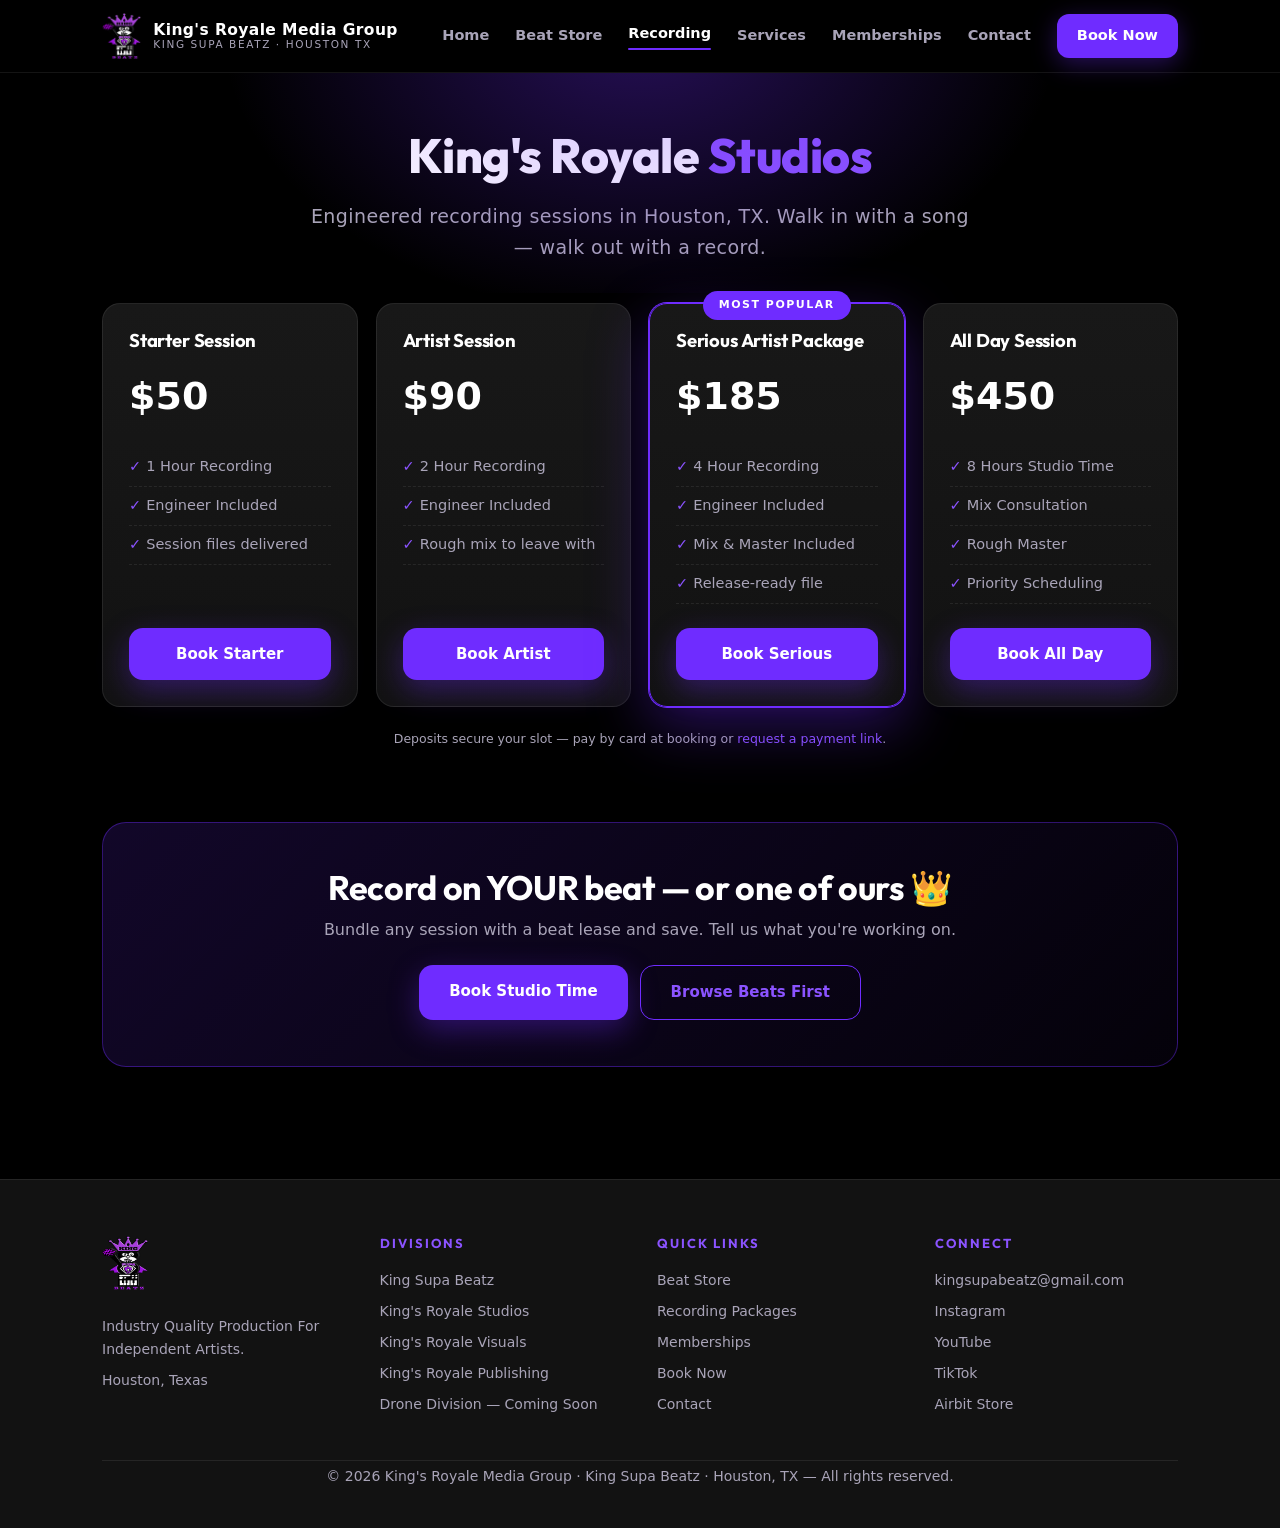
<file: recording.html>
<!doctype html>
<html lang="en">
<head>
<meta charset="utf-8">
<meta name="viewport" content="width=device-width, initial-scale=1">
<title>Recording Studio Houston | Sessions from $50 — King's Royale Studios</title>
<meta name="description" content="Houston recording studio sessions with an engineer included from $50/hour. Mixing and mastering Houston artists trust. Book studio time online — King's Royale Studios by King Supa Beatz.">
<meta name="keywords" content="Houston recording studio, recording studio Houston, mixing and mastering Houston, studio time Houston, vocal recording Houston">
<meta property="og:title" content="King's Royale Studios — Houston Recording Sessions">
<meta property="og:image" content="assets/logo.png">
<link rel="icon" href="assets/favicon.ico">
<link rel="preconnect" href="https://fonts.googleapis.com">
<link href="https://fonts.googleapis.com/css2?family=Outfit:wght@600;700;800&display=swap" rel="stylesheet">
<link rel="stylesheet" href="style.css">
</head>
<body>

<header class="site-header"><div class="wrap">
  <a class="brand" href="index.html"><img src="assets/logo-small.png" alt="King Supa Beatz logo">
    <span class="t"><b>King's Royale Media Group</b><span>King Supa Beatz · Houston TX</span></span></a>
  <button class="burger" aria-label="Menu">☰</button>
  <nav class="nav">
    <a href="index.html">Home</a>
    <a href="beatstore.html">Beat Store</a>
    <a href="recording.html" class="active">Recording</a>
    <a href="services.html">Services</a>
    <a href="memberships.html">Memberships</a>
    <a href="contact.html">Contact</a>
    <a class="cta" href="book.html">Book Now</a>
  </nav>
</div></header>

<section class="hero" style="padding:56px 0 30px">
  <div class="wrap">
    <h1 style="font-size:clamp(30px,5vw,48px)">King's Royale <em>Studios</em></h1>
    <p class="sub">Engineered recording sessions in Houston, TX. Walk in with a song — walk out with a record.</p>
  </div>
</section>

<section style="padding-top:10px">
  <div class="wrap">
    <div class="grid g4">

      <div class="card price-card reveal">
        <h3>Starter Session</h3>
        <div class="amount">$50</div>
        <ul>
          <li>1 Hour Recording</li>
          <li>Engineer Included</li>
          <li>Session files delivered</li>
        </ul>
        <a class="btn block" href="https://calendly.com/kingsupabeatz" target="_blank" rel="noopener">Book Starter</a>
      </div>

      <div class="card price-card reveal">
        <h3>Artist Session</h3>
        <div class="amount">$90</div>
        <ul>
          <li>2 Hour Recording</li>
          <li>Engineer Included</li>
          <li>Rough mix to leave with</li>
        </ul>
        <a class="btn block" href="https://calendly.com/kingsupabeatz" target="_blank" rel="noopener">Book Artist</a>
      </div>

      <div class="card price-card featured reveal">
        <span class="tag">Most Popular</span>
        <h3>Serious Artist Package</h3>
        <div class="amount">$185</div>
        <ul>
          <li>4 Hour Recording</li>
          <li>Engineer Included</li>
          <li>Mix &amp; Master Included</li>
          <li>Release-ready file</li>
        </ul>
        <a class="btn block" href="https://calendly.com/kingsupabeatz" target="_blank" rel="noopener">Book Serious</a>
      </div>

      <div class="card price-card reveal">
        <h3>All Day Session</h3>
        <div class="amount">$450</div>
        <ul>
          <li>8 Hours Studio Time</li>
          <li>Mix Consultation</li>
          <li>Rough Master</li>
          <li>Priority Scheduling</li>
        </ul>
        <a class="btn block" href="https://calendly.com/kingsupabeatz" target="_blank" rel="noopener">Book All Day</a>
      </div>

    </div>
    <p class="form-note" style="text-align:center;margin-top:22px">
      Deposits secure your slot — pay by card at booking or
      <a href="mailto:kingsupabeatz@gmail.com?subject=Recording%20Deposit">request a payment link</a>.
    </p>
  </div>
</section>

<section style="padding-top:0">
  <div class="wrap">
    <div class="lead-box reveal">
      <h2>Record on YOUR beat — or one of ours 👑</h2>
      <p class="sec-sub" style="margin:10px auto 0">Bundle any session with a beat lease and save. Tell us what you're working on.</p>
      <div style="margin-top:22px;display:flex;gap:12px;justify-content:center;flex-wrap:wrap">
        <a class="btn" href="book.html">Book Studio Time</a>
        <a class="btn ghost" href="beatstore.html">Browse Beats First</a>
      </div>
    </div>
  </div>
</section>

<footer class="site-footer"><div class="wrap">
  <div class="foot-grid">
    <div class="foot-brand"><img src="assets/logo-small.png" alt="King Supa Beatz"><p>Industry Quality Production For Independent Artists.</p><p>Houston, Texas</p></div>
    <div><h4>Divisions</h4><a href="beatstore.html">King Supa Beatz</a><a href="recording.html">King's Royale Studios</a><a href="services.html">King's Royale Visuals</a><a href="services.html">King's Royale Publishing</a><p>Drone Division — Coming Soon</p></div>
    <div><h4>Quick Links</h4><a href="beatstore.html">Beat Store</a><a href="recording.html">Recording Packages</a><a href="memberships.html">Memberships</a><a href="book.html">Book Now</a><a href="contact.html">Contact</a></div>
    <div><h4>Connect</h4><a href="mailto:kingsupabeatz@gmail.com">kingsupabeatz@gmail.com</a><a href="https://instagram.com/KingSupaBeatz" target="_blank" rel="noopener">Instagram</a><a href="https://youtube.com/@KingSupaBeatz" target="_blank" rel="noopener">YouTube</a><a href="https://tiktok.com/@KingSupaBeatz" target="_blank" rel="noopener">TikTok</a><a href="https://airbit.com/kingsupabeatz" target="_blank" rel="noopener">Airbit Store</a></div>
  </div>
  <p class="copy">© <span data-year></span> King's Royale Media Group · King Supa Beatz · Houston, TX — All rights reserved.</p>
</div></footer>

<script src="script.js"></script>
</body>
</html>
</file>
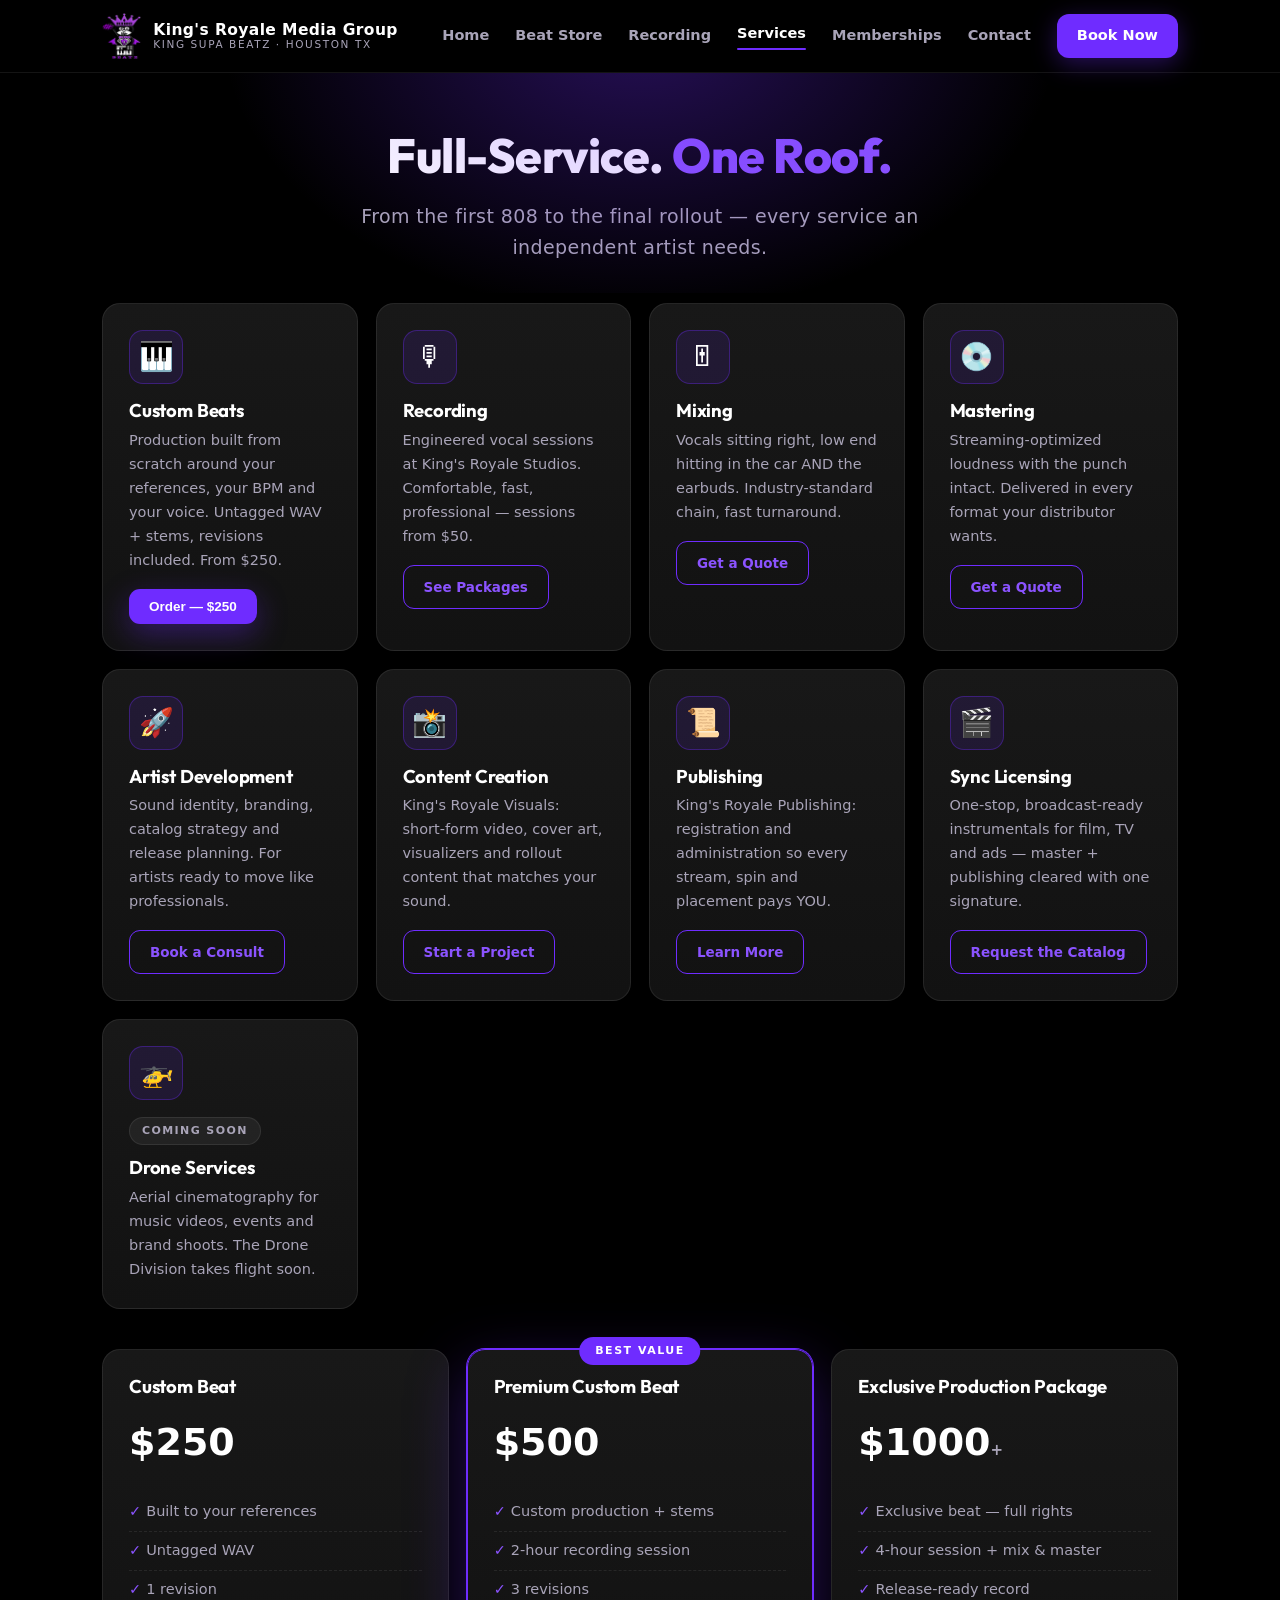
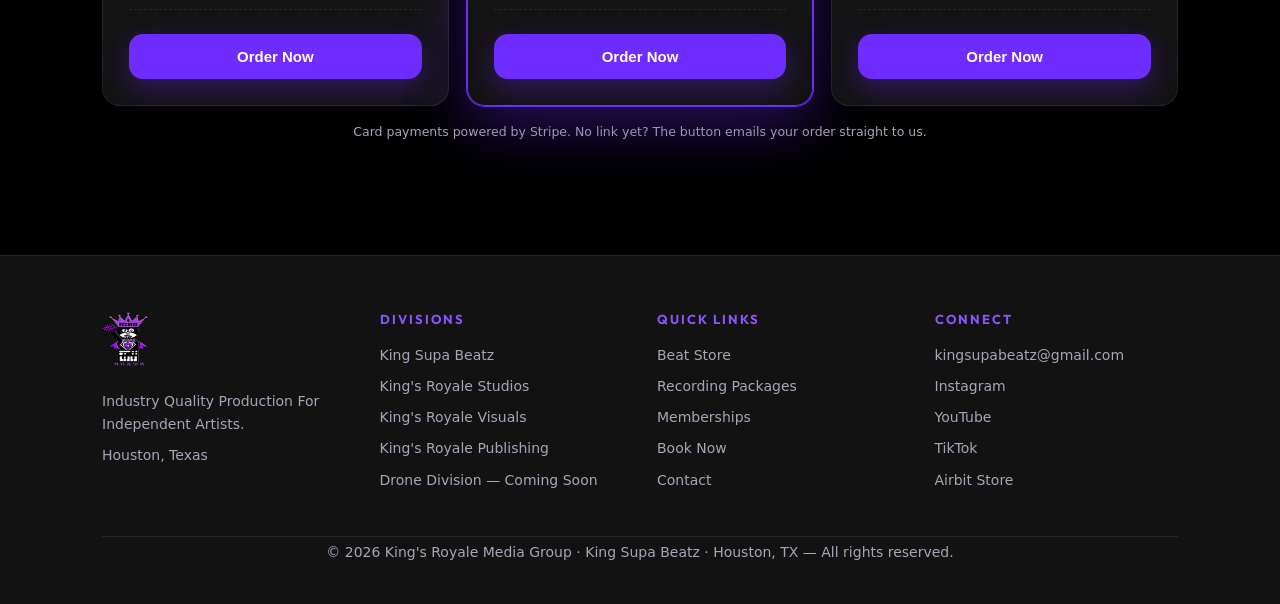
<file: services.html>
<!doctype html>
<html lang="en">
<head>
<meta charset="utf-8">
<meta name="viewport" content="width=device-width, initial-scale=1">
<title>Services | Custom Beats, Mixing, Artist Development — King's Royale Media Group Houston</title>
<meta name="description" content="Independent artist services in Houston: custom beats, recording, mixing, mastering, artist development, content creation, publishing administration and sync licensing.">
<meta name="keywords" content="artist development Houston, independent artist services, custom beats Houston, mixing and mastering Houston, Houston music producer">
<meta property="og:title" content="King's Royale Media Group — Services">
<meta property="og:image" content="assets/logo.png">
<link rel="icon" href="assets/favicon.ico">
<link rel="preconnect" href="https://fonts.googleapis.com">
<link href="https://fonts.googleapis.com/css2?family=Outfit:wght@600;700;800&display=swap" rel="stylesheet">
<link rel="stylesheet" href="style.css">
</head>
<body>

<header class="site-header"><div class="wrap">
  <a class="brand" href="index.html"><img src="assets/logo-small.png" alt="King Supa Beatz logo">
    <span class="t"><b>King's Royale Media Group</b><span>King Supa Beatz · Houston TX</span></span></a>
  <button class="burger" aria-label="Menu">☰</button>
  <nav class="nav">
    <a href="index.html">Home</a>
    <a href="beatstore.html">Beat Store</a>
    <a href="recording.html">Recording</a>
    <a href="services.html" class="active">Services</a>
    <a href="memberships.html">Memberships</a>
    <a href="contact.html">Contact</a>
    <a class="cta" href="book.html">Book Now</a>
  </nav>
</div></header>

<section class="hero" style="padding:56px 0 30px">
  <div class="wrap">
    <h1 style="font-size:clamp(30px,5vw,48px)">Full-Service. <em>One Roof.</em></h1>
    <p class="sub">From the first 808 to the final rollout — every service an independent artist needs.</p>
  </div>
</section>

<section style="padding-top:10px">
  <div class="wrap">
    <div class="grid g3">

      <div class="card reveal"><div class="ic">🎹</div><h3>Custom Beats</h3>
        <p>Production built from scratch around your references, your BPM and your voice. Untagged WAV + stems, revisions included. From $250.</p>
        <div style="margin-top:16px"><button class="btn sm" data-stripe="" data-item="Custom Beat ($250)">Order — $250</button></div></div>

      <div class="card reveal"><div class="ic">🎙</div><h3>Recording</h3>
        <p>Engineered vocal sessions at King's Royale Studios. Comfortable, fast, professional — sessions from $50.</p>
        <div style="margin-top:16px"><a class="btn sm ghost" href="recording.html">See Packages</a></div></div>

      <div class="card reveal"><div class="ic">🎚</div><h3>Mixing</h3>
        <p>Vocals sitting right, low end hitting in the car AND the earbuds. Industry-standard chain, fast turnaround.</p>
        <div style="margin-top:16px"><a class="btn sm ghost" href="mailto:kingsupabeatz@gmail.com?subject=Mixing%20Quote">Get a Quote</a></div></div>

      <div class="card reveal"><div class="ic">💿</div><h3>Mastering</h3>
        <p>Streaming-optimized loudness with the punch intact. Delivered in every format your distributor wants.</p>
        <div style="margin-top:16px"><a class="btn sm ghost" href="mailto:kingsupabeatz@gmail.com?subject=Mastering%20Quote">Get a Quote</a></div></div>

      <div class="card reveal"><div class="ic">🚀</div><h3>Artist Development</h3>
        <p>Sound identity, branding, catalog strategy and release planning. For artists ready to move like professionals.</p>
        <div style="margin-top:16px"><a class="btn sm ghost" href="https://calendly.com/kingsupabeatz" target="_blank" rel="noopener">Book a Consult</a></div></div>

      <div class="card reveal"><div class="ic">📸</div><h3>Content Creation</h3>
        <p>King's Royale Visuals: short-form video, cover art, visualizers and rollout content that matches your sound.</p>
        <div style="margin-top:16px"><a class="btn sm ghost" href="mailto:kingsupabeatz@gmail.com?subject=Content%20Creation">Start a Project</a></div></div>

      <div class="card reveal"><div class="ic">📜</div><h3>Publishing</h3>
        <p>King's Royale Publishing: registration and administration so every stream, spin and placement pays YOU.</p>
        <div style="margin-top:16px"><a class="btn sm ghost" href="mailto:kingsupabeatz@gmail.com?subject=Publishing">Learn More</a></div></div>

      <div class="card reveal"><div class="ic">🎬</div><h3>Sync Licensing</h3>
        <p>One-stop, broadcast-ready instrumentals for film, TV and ads — master + publishing cleared with one signature.</p>
        <div style="margin-top:16px"><a class="btn sm ghost" href="mailto:kingsupabeatz@gmail.com?subject=Sync%20Licensing">Request the Catalog</a></div></div>

      <div class="card reveal"><div class="ic">🚁</div><span class="badge soon">Coming Soon</span><h3>Drone Services</h3>
        <p>Aerial cinematography for music videos, events and brand shoots. The Drone Division takes flight soon.</p></div>

    </div>

    <!-- Stripe placeholder packages -->
    <div class="grid g3" style="margin-top:40px">
      <div class="card price-card reveal"><h3>Custom Beat</h3><div class="amount">$250</div>
        <ul><li>Built to your references</li><li>Untagged WAV</li><li>1 revision</li></ul>
        <button class="btn block" data-stripe="" data-item="Custom Beat ($250)">Order Now</button></div>
      <div class="card price-card featured reveal"><span class="tag">Best Value</span><h3>Premium Custom Beat</h3><div class="amount">$500</div>
        <ul><li>Custom production + stems</li><li>2-hour recording session</li><li>3 revisions</li></ul>
        <button class="btn block" data-stripe="" data-item="Premium Custom Beat ($500)">Order Now</button></div>
      <div class="card price-card reveal"><h3>Exclusive Production Package</h3><div class="amount">$1000<small>+</small></div>
        <ul><li>Exclusive beat — full rights</li><li>4-hour session + mix &amp; master</li><li>Release-ready record</li></ul>
        <button class="btn block" data-stripe="" data-item="Exclusive Production Package ($1000+)">Order Now</button></div>
    </div>
    <p class="form-note" style="text-align:center;margin-top:16px">Card payments powered by Stripe. No link yet? The button emails your order straight to us.</p>
  </div>
</section>

<footer class="site-footer"><div class="wrap">
  <div class="foot-grid">
    <div class="foot-brand"><img src="assets/logo-small.png" alt="King Supa Beatz"><p>Industry Quality Production For Independent Artists.</p><p>Houston, Texas</p></div>
    <div><h4>Divisions</h4><a href="beatstore.html">King Supa Beatz</a><a href="recording.html">King's Royale Studios</a><a href="services.html">King's Royale Visuals</a><a href="services.html">King's Royale Publishing</a><p>Drone Division — Coming Soon</p></div>
    <div><h4>Quick Links</h4><a href="beatstore.html">Beat Store</a><a href="recording.html">Recording Packages</a><a href="memberships.html">Memberships</a><a href="book.html">Book Now</a><a href="contact.html">Contact</a></div>
    <div><h4>Connect</h4><a href="mailto:kingsupabeatz@gmail.com">kingsupabeatz@gmail.com</a><a href="https://instagram.com/KingSupaBeatz" target="_blank" rel="noopener">Instagram</a><a href="https://youtube.com/@KingSupaBeatz" target="_blank" rel="noopener">YouTube</a><a href="https://tiktok.com/@KingSupaBeatz" target="_blank" rel="noopener">TikTok</a><a href="https://airbit.com/kingsupabeatz" target="_blank" rel="noopener">Airbit Store</a></div>
  </div>
  <p class="copy">© <span data-year></span> King's Royale Media Group · King Supa Beatz · Houston, TX — All rights reserved.</p>
</div></footer>

<script src="stripe-links.js"></script>
<script src="script.js"></script>
</body>
</html>
</file>
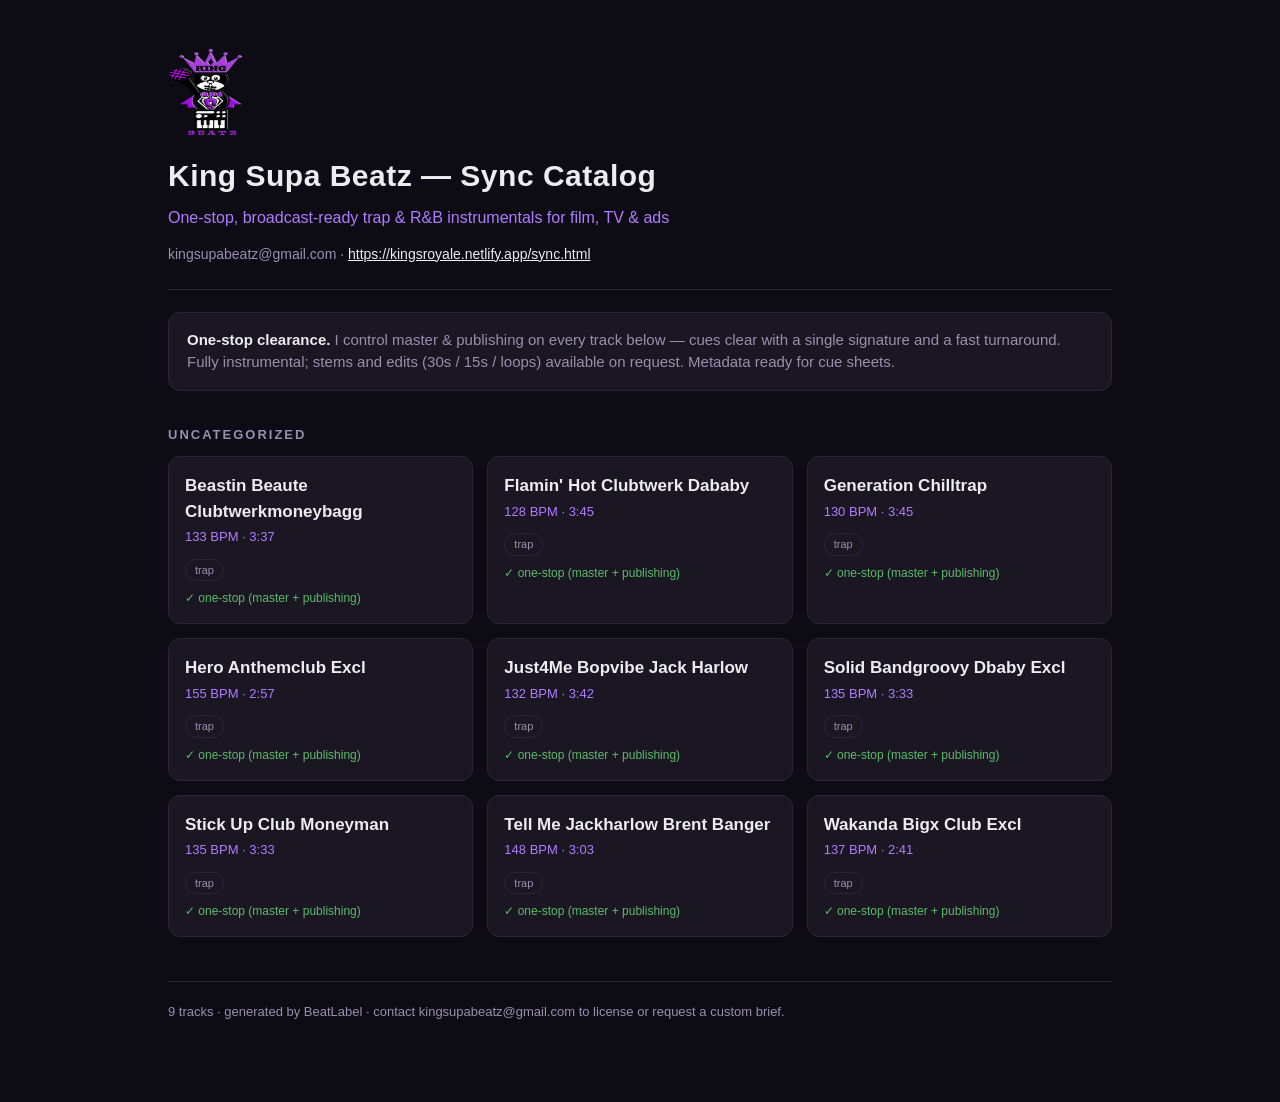
<file: sync.html>
<!doctype html>
<html lang="en"><head><meta charset="utf-8">
<meta name="viewport" content="width=device-width, initial-scale=1">
<title>King Supa Beatz — Sync Catalog</title>
<style>
  :root { --bg:#0d0b14; --card:#1a1622; --line:#2c2539; --txt:#ececf1;
           --muted:#9a8fb0; --accent:#b07cff; }
  * { box-sizing:border-box; }
  body { margin:0; background:var(--bg); color:var(--txt);
          font:15px/1.5 -apple-system,Segoe UI,Roboto,Helvetica,Arial,sans-serif; }
  .wrap { max-width:1000px; margin:0 auto; padding:48px 28px 80px; }
  header { border-bottom:1px solid var(--line); padding-bottom:24px; margin-bottom:8px; }
  h1 { margin:0; font-size:30px; letter-spacing:.5px; }
  .tagline { color:var(--accent); margin:8px 0 14px; font-size:16px; }
  .contact { color:var(--muted); font-size:14px; }
  .contact a { color:var(--txt); }
  .pitch { background:var(--card); border:1px solid var(--line); border-radius:12px;
            padding:16px 18px; margin:22px 0; color:var(--muted); }
  .pitch b { color:var(--txt); }
  h2.mood { font-size:13px; text-transform:uppercase; letter-spacing:2px;
             color:var(--muted); margin:34px 0 12px; }
  .grid { display:grid; grid-template-columns:repeat(auto-fill,minmax(260px,1fr)); gap:14px; }
  .card { background:var(--card); border:1px solid var(--line); border-radius:12px;
           padding:16px; }
  .title { font-weight:600; font-size:17px; }
  .meta { color:var(--accent); font-size:13px; margin:3px 0 8px; }
  .desc { color:var(--txt); font-size:14px; }
  .instr { color:var(--muted); font-size:13px; margin-top:6px; }
  .tags { margin:10px 0 8px; }
  .tag { display:inline-block; font-size:11px; color:var(--muted);
          border:1px solid var(--line); border-radius:20px; padding:2px 9px; margin:2px 3px 0 0; }
  .clear { color:#5bbb6b; font-size:12px; }
  footer { margin-top:44px; padding-top:20px; border-top:1px solid var(--line);
            color:var(--muted); font-size:13px; }
  @media print { body { background:#fff; color:#111; }
    .card,.pitch { background:#fff; border-color:#ddd; } .meta,.clear { color:#111; } }
</style></head>
<body><div class="wrap">
  <header>
    <img src="[data-uri]" alt="logo" style="height:88px;margin-bottom:10px">
    <h1>King Supa Beatz — Sync Catalog</h1>
    <div class="tagline">One-stop, broadcast-ready trap &amp; R&amp;B instrumentals for film, TV &amp; ads</div>
    <div class="contact">kingsupabeatz@gmail.com · <a href="https://kingsroyale.netlify.app/sync.html">https://kingsroyale.netlify.app/sync.html</a></div>
  </header>
  <div class="pitch">
    <b>One-stop clearance.</b> I control master &amp; publishing on every track below —
    cues clear with a single signature and a fast turnaround. Fully instrumental;
    stems and edits (30s / 15s / loops) available on request. Metadata ready for cue sheets.
  </div>
  <h2 class="mood">Uncategorized</h2><div class="grid">

            <div class="card">
              <div class="title">Beastin Beaute Clubtwerkmoneybagg</div>
              <div class="meta">133 BPM · 3:37</div>
              <div class="desc"></div>
              <div class="instr"></div>
              <div class="tags"><span class="tag">trap</span></div>
              <div class="clear">✓ one-stop (master + publishing)</div>
            </div>

            <div class="card">
              <div class="title">Flamin&#x27; Hot Clubtwerk Dababy</div>
              <div class="meta">128 BPM · 3:45</div>
              <div class="desc"></div>
              <div class="instr"></div>
              <div class="tags"><span class="tag">trap</span></div>
              <div class="clear">✓ one-stop (master + publishing)</div>
            </div>

            <div class="card">
              <div class="title">Generation Chilltrap</div>
              <div class="meta">130 BPM · 3:45</div>
              <div class="desc"></div>
              <div class="instr"></div>
              <div class="tags"><span class="tag">trap</span></div>
              <div class="clear">✓ one-stop (master + publishing)</div>
            </div>

            <div class="card">
              <div class="title">Hero Anthemclub Excl</div>
              <div class="meta">155 BPM · 2:57</div>
              <div class="desc"></div>
              <div class="instr"></div>
              <div class="tags"><span class="tag">trap</span></div>
              <div class="clear">✓ one-stop (master + publishing)</div>
            </div>

            <div class="card">
              <div class="title">Just4Me Bopvibe Jack Harlow</div>
              <div class="meta">132 BPM · 3:42</div>
              <div class="desc"></div>
              <div class="instr"></div>
              <div class="tags"><span class="tag">trap</span></div>
              <div class="clear">✓ one-stop (master + publishing)</div>
            </div>

            <div class="card">
              <div class="title">Solid Bandgroovy Dbaby Excl</div>
              <div class="meta">135 BPM · 3:33</div>
              <div class="desc"></div>
              <div class="instr"></div>
              <div class="tags"><span class="tag">trap</span></div>
              <div class="clear">✓ one-stop (master + publishing)</div>
            </div>

            <div class="card">
              <div class="title">Stick Up Club Moneyman</div>
              <div class="meta">135 BPM · 3:33</div>
              <div class="desc"></div>
              <div class="instr"></div>
              <div class="tags"><span class="tag">trap</span></div>
              <div class="clear">✓ one-stop (master + publishing)</div>
            </div>

            <div class="card">
              <div class="title">Tell Me Jackharlow Brent Banger</div>
              <div class="meta">148 BPM · 3:03</div>
              <div class="desc"></div>
              <div class="instr"></div>
              <div class="tags"><span class="tag">trap</span></div>
              <div class="clear">✓ one-stop (master + publishing)</div>
            </div>

            <div class="card">
              <div class="title">Wakanda Bigx Club Excl</div>
              <div class="meta">137 BPM · 2:41</div>
              <div class="desc"></div>
              <div class="instr"></div>
              <div class="tags"><span class="tag">trap</span></div>
              <div class="clear">✓ one-stop (master + publishing)</div>
            </div>
</div>
  <footer>9 tracks · generated by BeatLabel · contact kingsupabeatz@gmail.com to license or request a custom brief.</footer>
</div></body></html>
</file>
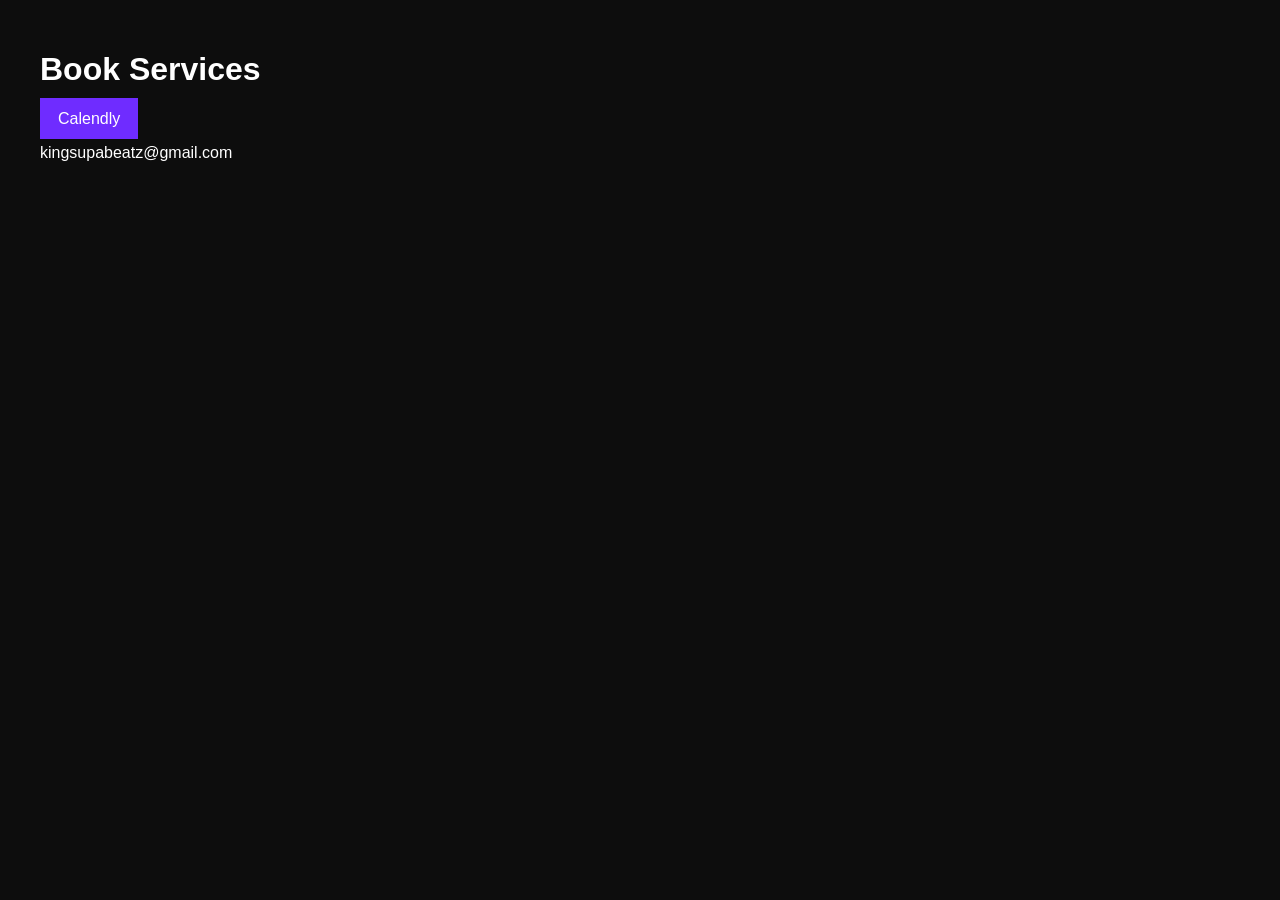
<file: Kings_Royale_Premium_Site/book.html>
<html><head><link rel='stylesheet' href='style.css'></head><body><div class='container'><h1>Book Services</h1><a class='btn' href='https://calendly.com/kingsupabeatz'>Calendly</a><p>kingsupabeatz@gmail.com</p></div></body></html>
</file>
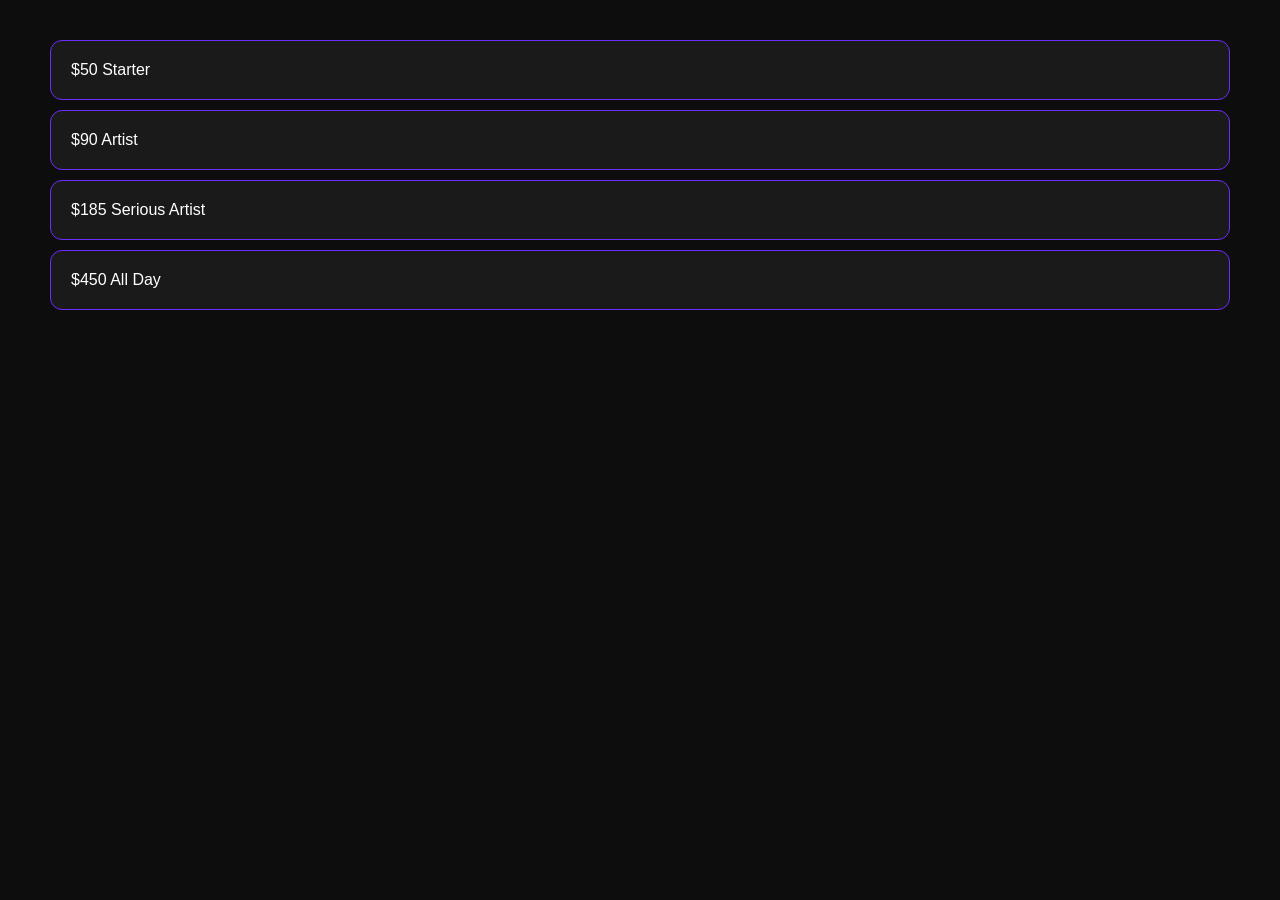
<file: Kings_Royale_Premium_Site/recording.html>
<html><head><link rel='stylesheet' href='style.css'></head><body><div class='container'><div class='card'>$50 Starter</div><div class='card'>$90 Artist</div><div class='card'>$185 Serious Artist</div><div class='card'>$450 All Day</div></div></body></html>
</file>
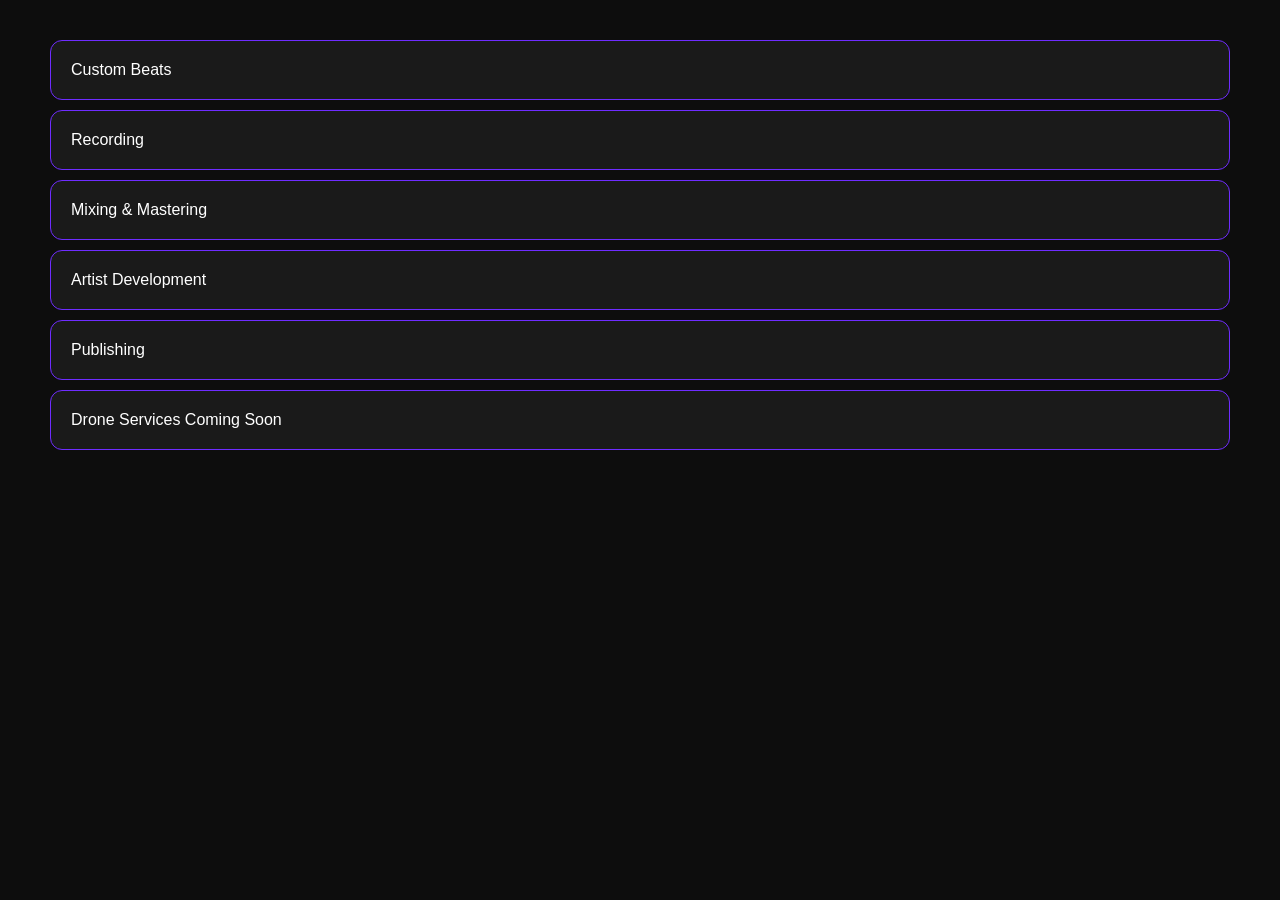
<file: Kings_Royale_Premium_Site/services.html>
<html><head><link rel='stylesheet' href='style.css'></head><body><div class='container'><div class='card'>Custom Beats</div><div class='card'>Recording</div><div class='card'>Mixing & Mastering</div><div class='card'>Artist Development</div><div class='card'>Publishing</div><div class='card'>Drone Services Coming Soon</div></div></body></html>
</file>
<file: style.css>
/* ============================================================
   King's Royale Media Group — site-wide styles
   Luxury dark theme · mobile-first · no frameworks
   ============================================================ */
:root{
  --purple:#6f2cff;
  --purple-soft:#8b53ff;
  --purple-glow:rgba(111,44,255,.35);
  --black:#000000;
  --dark:#121212;
  --card:#181818;
  --card-2:#1f1f24;
  --line:rgba(255,255,255,.08);
  --white:#ffffff;
  --muted:#a9a4b8;
  --radius:18px;
  --shadow:0 18px 50px rgba(0,0,0,.55);
}
*{box-sizing:border-box;margin:0;padding:0}
html{scroll-behavior:smooth}
body{
  background:var(--black);
  color:var(--white);
  font:16px/1.65 'Segoe UI',system-ui,-apple-system,sans-serif;
  -webkit-font-smoothing:antialiased;
}
h1,h2,h3,h4{font-family:'Outfit','Segoe UI',sans-serif;line-height:1.12;letter-spacing:-.01em}
img{max-width:100%}
a{color:var(--purple-soft);text-decoration:none}
.wrap{max-width:1120px;margin:0 auto;padding:0 22px}

/* ---------- header ---------- */
.site-header{
  position:sticky;top:0;z-index:100;
  background:rgba(0,0,0,.78);backdrop-filter:blur(14px);
  border-bottom:1px solid var(--line);
}
.site-header .wrap{display:flex;align-items:center;gap:14px;height:72px}
.brand{display:flex;align-items:center;gap:12px;color:var(--white)}
.brand img{height:46px}
.brand .t{display:flex;flex-direction:column;line-height:1.05}
.brand .t b{font-size:15.5px;letter-spacing:.4px}
.brand .t span{font-size:10.5px;color:var(--muted);letter-spacing:1.6px;text-transform:uppercase}
.nav{margin-left:auto;display:flex;gap:26px;align-items:center}
.nav a{color:var(--muted);font-size:14.5px;font-weight:600;transition:color .15s}
.nav a:hover{color:var(--white)}
.nav a.active{color:var(--white)}
.nav a.active::after{content:"";display:block;height:2px;border-radius:2px;background:var(--purple);margin-top:3px}
.nav .cta{background:var(--purple);color:#fff;padding:10px 20px;border-radius:12px;box-shadow:0 6px 24px var(--purple-glow)}
.nav .cta:hover{background:var(--purple-soft);color:#fff}
.burger{display:none;margin-left:auto;background:none;border:0;color:#fff;font-size:26px;cursor:pointer}

/* ---------- hero ---------- */
.hero{position:relative;overflow:hidden;padding:84px 0 70px;text-align:center}
.hero::before{content:"";position:absolute;inset:-40% -20% auto;height:140%;
  background:radial-gradient(600px 420px at 50% 12%,var(--purple-glow),transparent 70%);pointer-events:none}
.hero img.logo{height:170px;margin-bottom:26px;filter:drop-shadow(0 14px 44px var(--purple-glow))}
.hero h1{font-size:clamp(34px,6vw,62px);font-weight:800;max-width:880px;margin:0 auto}
.hero h1 em{font-style:normal;color:var(--purple-soft)}
.hero .sub{color:var(--muted);font-size:clamp(15px,2.4vw,19px);max-width:680px;margin:18px auto 0;letter-spacing:.4px}
.hero .ctas{display:flex;gap:14px;justify-content:center;flex-wrap:wrap;margin-top:34px}

/* ---------- buttons ---------- */
.btn{display:inline-block;background:var(--purple);color:#fff;font-weight:700;font-size:15px;
  padding:14px 30px;border-radius:14px;border:0;cursor:pointer;transition:transform .15s,box-shadow .15s;
  box-shadow:0 10px 30px var(--purple-glow)}
.btn:hover{transform:translateY(-2px);box-shadow:0 14px 40px var(--purple-glow);color:#fff}
.btn.ghost{background:transparent;border:1.5px solid var(--purple);box-shadow:none;color:var(--purple-soft)}
.btn.ghost:hover{background:var(--purple);color:#fff}
.btn.dark{background:var(--card-2);box-shadow:none}
.btn.sm{padding:10px 20px;font-size:13.5px;border-radius:11px}
.btn.block{display:block;text-align:center;width:100%}

/* ---------- sections ---------- */
section{padding:72px 0}
.eyebrow{color:var(--purple-soft);font-size:12.5px;font-weight:800;letter-spacing:3px;text-transform:uppercase;margin-bottom:10px}
.sec-h{font-size:clamp(26px,4vw,40px);font-weight:800;margin-bottom:10px}
.sec-sub{color:var(--muted);max-width:640px;margin-bottom:38px}
.center{text-align:center}
.center .sec-sub{margin-left:auto;margin-right:auto}

/* ---------- cards & grids ---------- */
.grid{display:grid;gap:18px}
.g2{grid-template-columns:repeat(auto-fit,minmax(280px,1fr))}
.g3{grid-template-columns:repeat(auto-fit,minmax(250px,1fr))}
.g4{grid-template-columns:repeat(auto-fit,minmax(220px,1fr))}
.card{background:linear-gradient(180deg,var(--card),var(--dark));border:1px solid var(--line);
  border-radius:var(--radius);padding:26px;transition:transform .18s,border-color .18s}
.card:hover{transform:translateY(-4px);border-color:var(--purple)}
.card .ic{font-size:28px;width:54px;height:54px;display:flex;align-items:center;justify-content:center;
  background:rgba(111,44,255,.12);border:1px solid rgba(111,44,255,.35);border-radius:14px;margin-bottom:16px}
.card h3{font-size:18.5px;margin-bottom:8px}
.card p{color:var(--muted);font-size:14.5px}
.badge{display:inline-block;font-size:11px;font-weight:800;letter-spacing:1.4px;text-transform:uppercase;
  background:rgba(111,44,255,.16);color:var(--purple-soft);border:1px solid rgba(111,44,255,.4);
  padding:4px 12px;border-radius:20px;margin-bottom:12px}
.badge.soon{background:rgba(255,255,255,.06);color:var(--muted);border-color:var(--line)}

/* ---------- divisions strip ---------- */
.divisions{background:var(--dark);border-top:1px solid var(--line);border-bottom:1px solid var(--line)}
.div-item{padding:22px;border-radius:var(--radius);background:transparent;border:1px solid transparent;transition:.18s}
.div-item:hover{background:var(--card);border-color:var(--line)}
.div-item b{display:block;font-size:16px;margin-bottom:4px}
.div-item span{color:var(--muted);font-size:13.5px}

/* ---------- pricing ---------- */
.price-card{position:relative;display:flex;flex-direction:column}
.price-card .amount{font-size:38px;font-weight:800;margin:6px 0 2px}
.price-card .amount small{font-size:15px;color:var(--muted);font-weight:600}
.price-card ul{list-style:none;margin:18px 0 24px;flex:1}
.price-card li{padding:7px 0;color:var(--muted);font-size:14.5px;border-bottom:1px dashed var(--line)}
.price-card li::before{content:"✓  ";color:var(--purple-soft);font-weight:800}
.price-card.featured{border-color:var(--purple);box-shadow:0 0 0 1px var(--purple),0 20px 60px var(--purple-glow)}
.price-card .tag{position:absolute;top:-13px;left:50%;transform:translateX(-50%);
  background:var(--purple);color:#fff;font-size:11px;font-weight:800;letter-spacing:1.5px;
  padding:5px 16px;border-radius:20px;text-transform:uppercase;white-space:nowrap}

/* ---------- tables ---------- */
.tbl-wrap{overflow-x:auto;border:1px solid var(--line);border-radius:var(--radius)}
table{width:100%;border-collapse:collapse;min-width:680px;background:var(--dark)}
th,td{padding:14px 16px;text-align:left;font-size:14px;border-bottom:1px solid var(--line)}
th{background:var(--card-2);color:var(--purple-soft);font-size:12.5px;letter-spacing:1.2px;text-transform:uppercase}
td:first-child{font-weight:700}
tr:last-child td{border-bottom:0}
.yes{color:var(--purple-soft);font-weight:800}.no{color:#5c5868}

/* ---------- chips / filters ---------- */
.chips{display:flex;gap:10px;flex-wrap:wrap;margin:8px 0 26px}
.chip{background:var(--card);border:1px solid var(--line);color:var(--muted);
  padding:9px 20px;border-radius:24px;font-size:13.5px;font-weight:600;cursor:pointer;transition:.15s}
.chip:hover,.chip.on{background:var(--purple);border-color:var(--purple);color:#fff}
.search{background:var(--card);border:1px solid var(--line);border-radius:14px;color:#fff;
  padding:13px 18px;width:min(380px,100%);font-size:15px;outline:none}
.search:focus{border-color:var(--purple)}

/* ---------- forms ---------- */
.lead-box{background:linear-gradient(135deg,rgba(111,44,255,.16),rgba(111,44,255,.04));
  border:1px solid rgba(111,44,255,.4);border-radius:24px;padding:46px 30px;text-align:center}
.lead-box h2{font-size:clamp(24px,4vw,34px)}
.lead-form{display:flex;gap:12px;justify-content:center;flex-wrap:wrap;margin-top:26px}
.lead-form input{background:var(--dark);border:1px solid var(--line);border-radius:13px;
  color:#fff;padding:14px 18px;font-size:15px;min-width:220px;outline:none}
.lead-form input:focus{border-color:var(--purple)}
.form-note{color:var(--muted);font-size:12.5px;margin-top:14px}

/* ---------- budget builder ---------- */
.budget{background:var(--dark);border:1px solid var(--line);border-radius:24px;padding:40px 28px}
.budget-btns{display:flex;gap:12px;flex-wrap:wrap;justify-content:center;margin:24px 0}
.budget-btn{background:var(--card-2);border:1.5px solid var(--line);color:#fff;font-weight:800;
  font-size:17px;padding:16px 28px;border-radius:16px;cursor:pointer;transition:.15s;min-width:110px}
.budget-btn:hover{border-color:var(--purple)}
.budget-btn.on{background:var(--purple);border-color:var(--purple);box-shadow:0 10px 34px var(--purple-glow)}
.budget-out{max-width:560px;margin:10px auto 0;background:var(--card);border:1px solid var(--purple);
  border-radius:18px;padding:26px;text-align:center;display:none}
.budget-out.show{display:block;animation:pop .25s ease}
.budget-out h3{color:var(--purple-soft);font-size:21px;margin-bottom:8px}
@keyframes pop{from{opacity:0;transform:translateY(8px)}to{opacity:1;transform:none}}

/* ---------- embeds ---------- */
.embed{border:1px solid var(--line);border-radius:var(--radius);overflow:hidden;background:var(--dark)}
.embed iframe{display:block;width:100%;border:0}

/* ---------- portfolio placeholders ---------- */
.ph{aspect-ratio:16/10;border-radius:var(--radius);border:1.5px dashed rgba(255,255,255,.16);
  display:flex;flex-direction:column;align-items:center;justify-content:center;gap:8px;color:var(--muted)}
.ph .ic{font-size:30px;opacity:.7}
.ph span{font-size:13px}

/* ---------- contact ---------- */
.contact-card{display:flex;align-items:center;gap:16px}
.contact-card .ic{margin-bottom:0;flex-shrink:0}
.socials{display:flex;gap:12px;flex-wrap:wrap}
.soc{display:flex;align-items:center;gap:9px;background:var(--card);border:1px solid var(--line);
  border-radius:14px;padding:12px 20px;color:#fff;font-weight:600;font-size:14px;transition:.15s}
.soc:hover{border-color:var(--purple);transform:translateY(-2px);color:#fff}

/* ---------- footer ---------- */
.site-footer{background:var(--dark);border-top:1px solid var(--line);padding:56px 0 36px;margin-top:40px}
.foot-grid{display:grid;gap:34px;grid-template-columns:repeat(auto-fit,minmax(210px,1fr))}
.site-footer h4{font-size:13px;letter-spacing:2px;text-transform:uppercase;color:var(--purple-soft);margin-bottom:14px}
.site-footer a,.site-footer p{display:block;color:var(--muted);font-size:14px;padding:4px 0}
.site-footer a:hover{color:#fff}
.foot-brand img{height:54px;margin-bottom:12px}
.copy{border-top:1px solid var(--line);margin-top:40px;padding-top:22px;color:#69647a;font-size:12.5px;text-align:center}

/* ---------- reveal animations ---------- */
.reveal{opacity:0;transform:translateY(22px);transition:opacity .6s ease,transform .6s ease}
.reveal.in{opacity:1;transform:none}
@media (prefers-reduced-motion:reduce){.reveal{opacity:1;transform:none;transition:none}}

/* ---------- beat store: catalog grid ---------- */
.beat-grid{display:grid;grid-template-columns:repeat(auto-fill,minmax(225px,1fr));gap:16px;margin-top:8px}
.bcard{background:var(--card);border:1px solid var(--line);border-radius:var(--radius);
  overflow:hidden;transition:transform .15s,border-color .15s}
.bcard:hover{transform:translateY(-3px);border-color:var(--purple)}
.bcard .cov{position:relative;cursor:pointer}
.bcard .cov img{width:100%;display:block;aspect-ratio:1;object-fit:cover}
.bcard .cov .pp{position:absolute;inset:0;display:flex;align-items:center;justify-content:center;
  background:rgba(0,0,0,.45);opacity:0;transition:opacity .15s;font-size:44px;color:#fff}
.bcard .cov:hover .pp,.bcard.playing .cov .pp{opacity:1}
.bcard.playing{border-color:var(--purple);box-shadow:0 0 0 1px var(--purple)}
.bcard .bmeta{padding:13px 15px}
.bcard .bt{font-weight:700;font-size:15px;white-space:nowrap;overflow:hidden;text-overflow:ellipsis}
.bcard .bs{color:var(--muted);font-size:12.5px;margin:3px 0 10px}
.bcard .brow{display:flex;justify-content:space-between;align-items:center}
.bcard .bprice{color:var(--purple-soft);font-weight:800}

/* ---------- beat store: sticky player ---------- */
body.playing{padding-bottom:96px}
.playerbar{position:fixed;left:0;right:0;bottom:0;z-index:90;display:none;
  background:rgba(10,10,14,.92);backdrop-filter:blur(14px);border-top:1px solid var(--line);padding:10px 0}
.playerbar.on{display:block}
.pb-row{display:flex;align-items:center;gap:13px}
.playerbar img{height:54px;width:54px;border-radius:10px;object-fit:cover}
.pb-meta{min-width:0}
.pb-meta b{display:block;font-size:14px;white-space:nowrap;overflow:hidden;text-overflow:ellipsis}
.pb-meta span{color:var(--muted);font-size:12px;white-space:nowrap}
.pb-btn{background:none;border:0;color:#fff;font-size:20px;cursor:pointer;padding:4px}
.pb-btn.big{font-size:30px;color:var(--purple-soft)}
#pb-wave{flex:1;height:48px;min-width:110px;cursor:pointer}

/* ---------- beat store: license modal ---------- */
.modal{position:fixed;inset:0;z-index:120;background:rgba(0,0,0,.72);display:none;
  align-items:center;justify-content:center;padding:18px}
.modal.on{display:flex}
.sheet{background:var(--card);border:1px solid var(--line);border-radius:22px;
  max-width:520px;width:100%;padding:26px;max-height:90vh;overflow:auto}
.sheet .x{float:right;background:none;border:0;color:var(--muted);font-size:22px;cursor:pointer}
.sheet h3{font-size:22px}
.lic-tier{display:flex;justify-content:space-between;align-items:center;gap:10px;
  border:1.5px solid var(--line);border-radius:14px;padding:13px 16px;margin:10px 0;cursor:pointer;transition:.12s}
.lic-tier:hover,.lic-tier.sel{border-color:var(--purple)}
.lic-tier small{display:block;color:var(--muted);font-size:12px}
.lic-tier .lp{color:var(--purple-soft);font-weight:800;white-space:nowrap}
.lic-acts{display:flex;gap:10px;flex-wrap:wrap;margin-top:18px}
.lic-acts .btn{flex:1;text-align:center;min-width:130px}

/* ---------- mobile ---------- */
@media (max-width:840px){
  .nav{position:fixed;inset:72px 0 auto;background:rgba(0,0,0,.97);flex-direction:column;
    padding:26px;gap:20px;display:none;border-bottom:1px solid var(--line)}
  .nav.open{display:flex}
  .burger{display:block}
  .hero{padding:56px 0 50px}
  .hero img.logo{height:130px}
  section{padding:54px 0}
}
</file>
<file: Kings_Royale_Premium_Site/style.css>
body{margin:0;font-family:Arial;background:#0d0d0d;color:#fff}nav{background:#000;padding:15px}nav a{color:#b97cff;margin-right:15px;text-decoration:none}.hero{padding:80px;text-align:center;background:linear-gradient(135deg,#6f2cff,#000)}.container{max-width:1200px;margin:auto;padding:30px}.card{background:#1a1a1a;border:1px solid #6f2cff;padding:20px;margin:10px;border-radius:12px}.btn{background:#6f2cff;color:#fff;padding:12px 18px;text-decoration:none}
</file>
